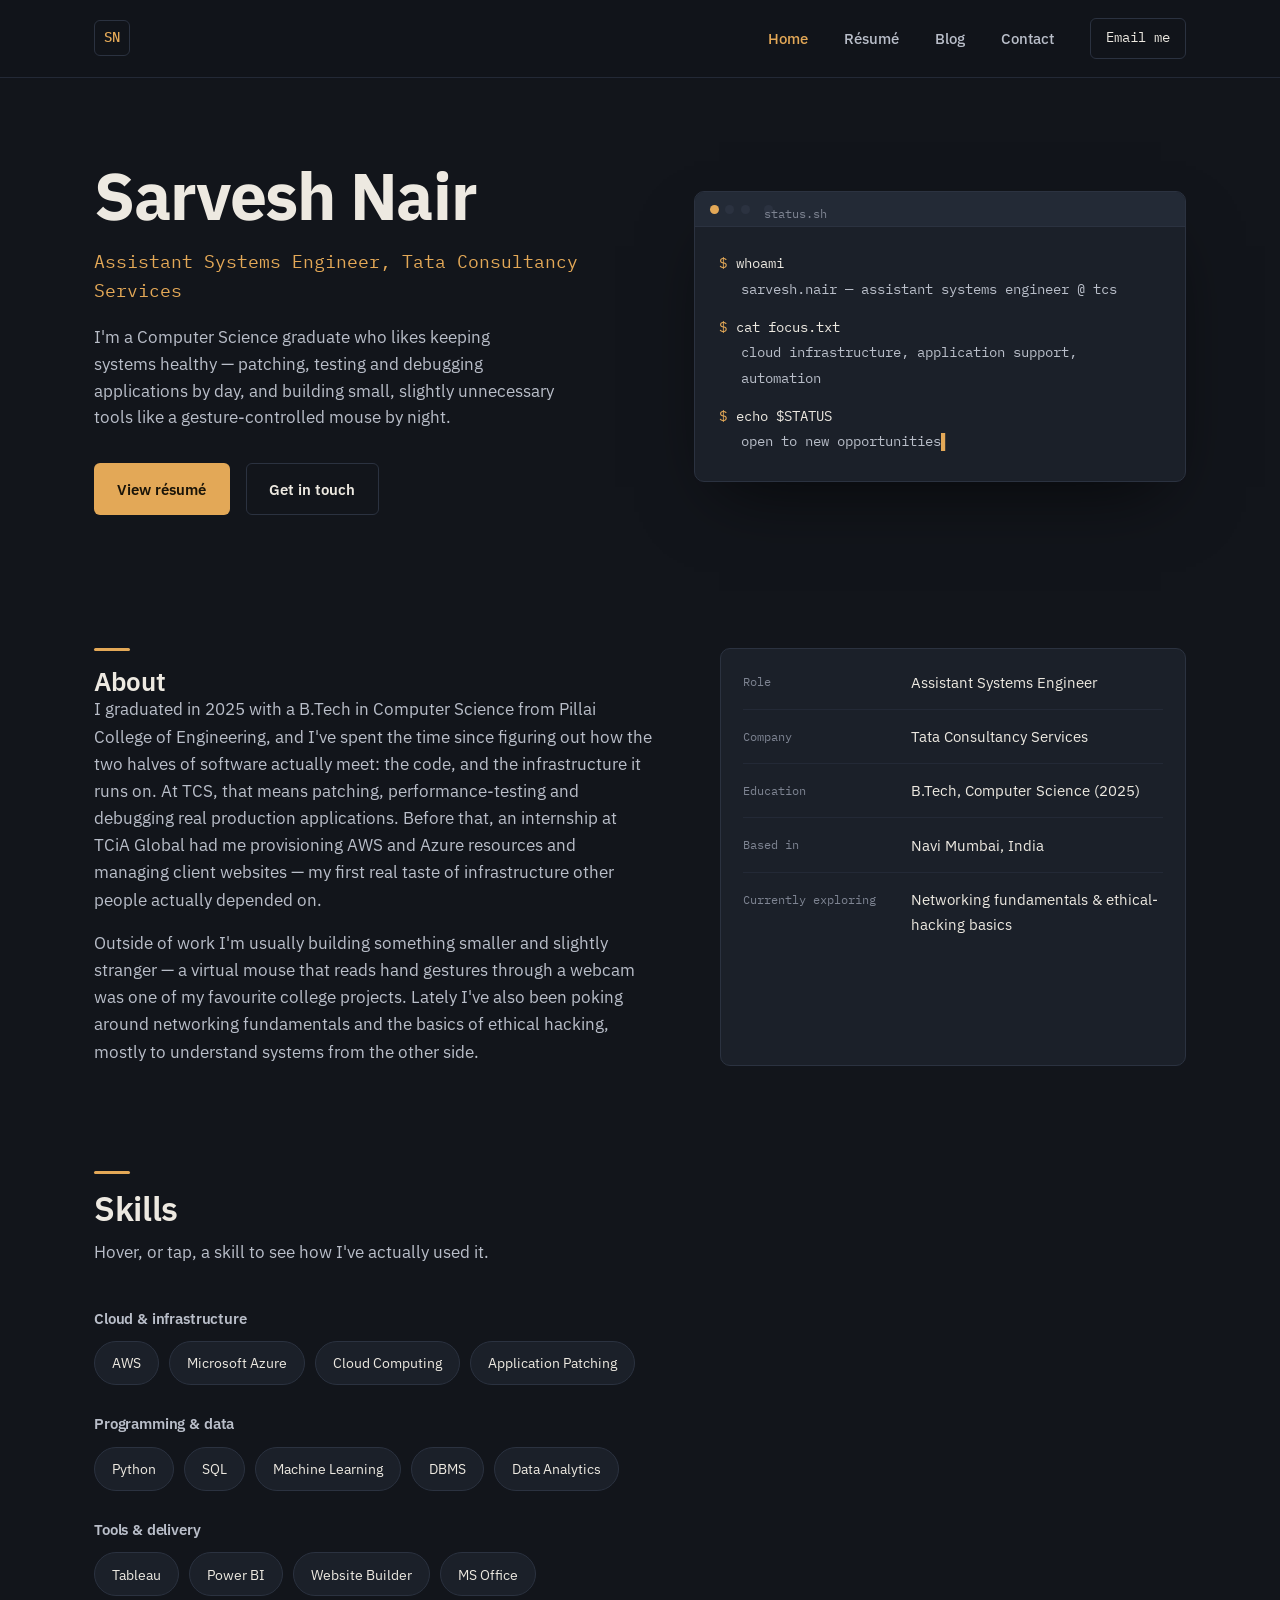
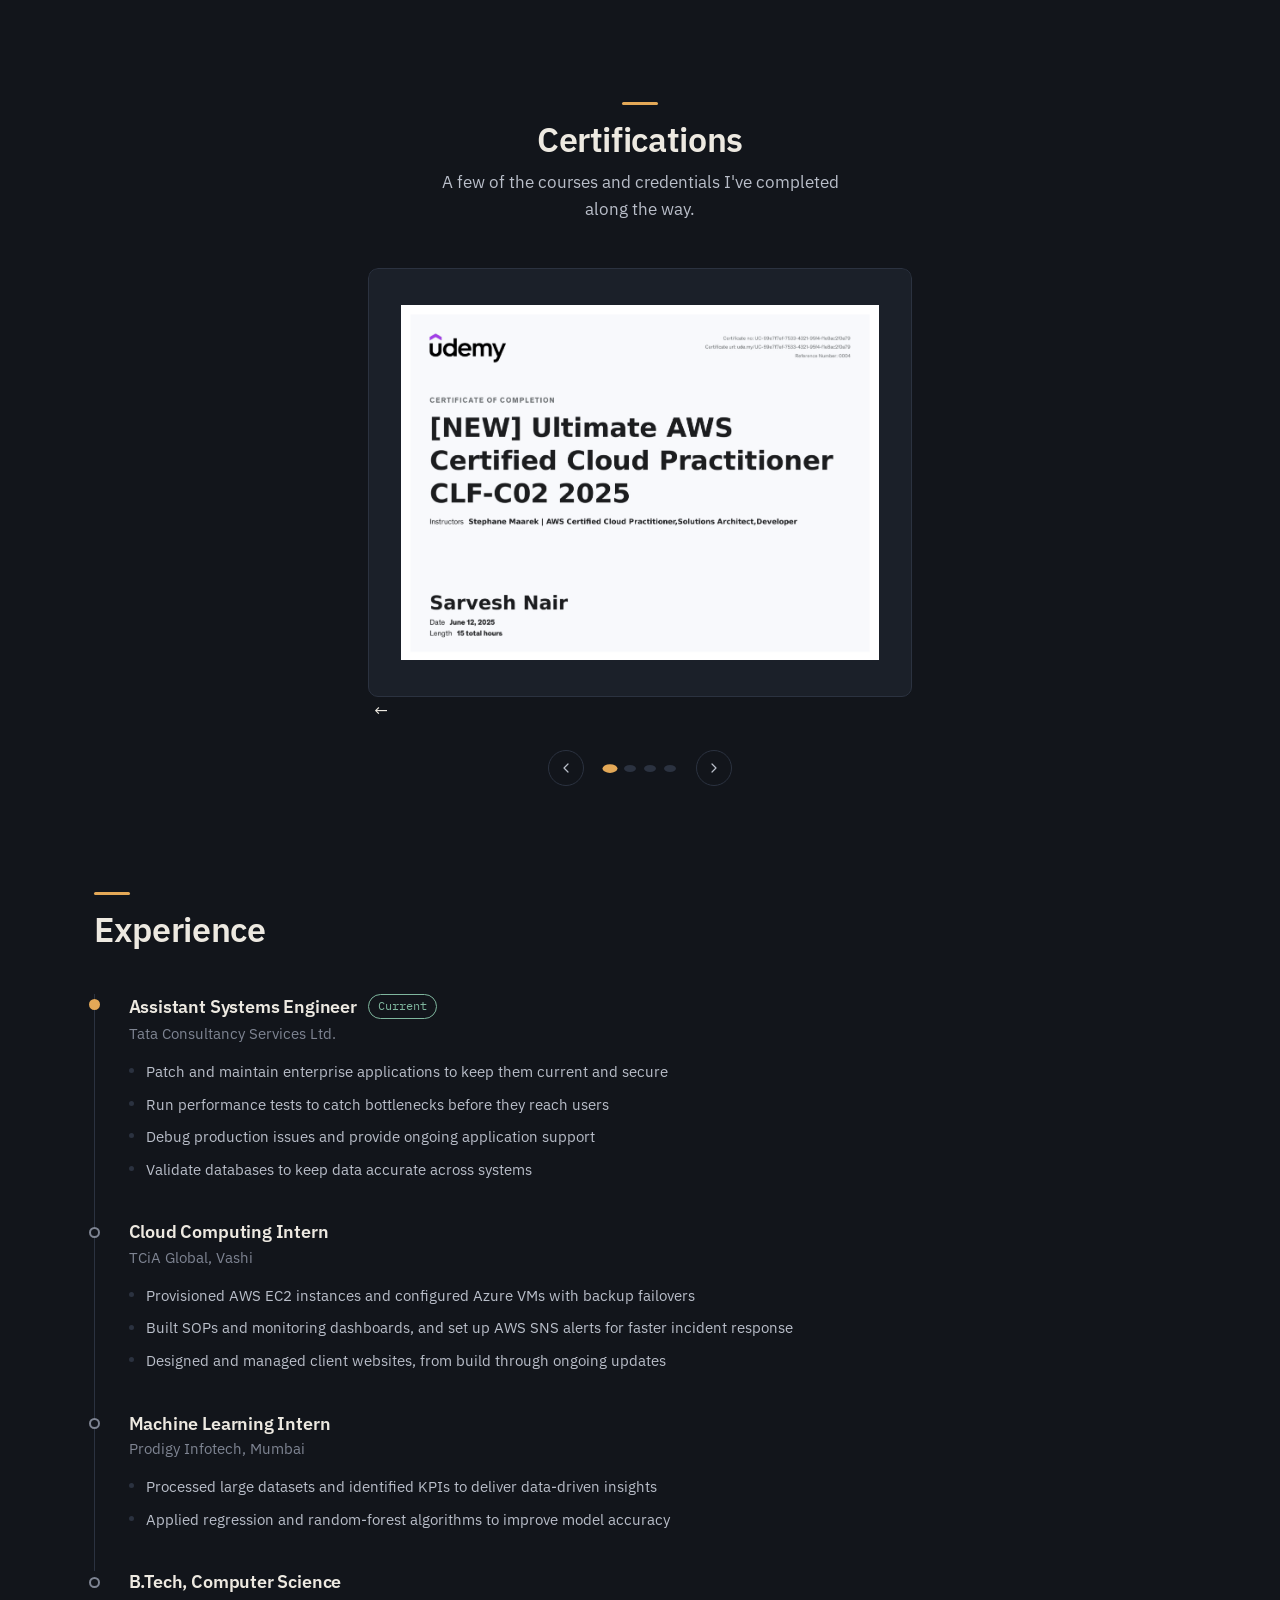
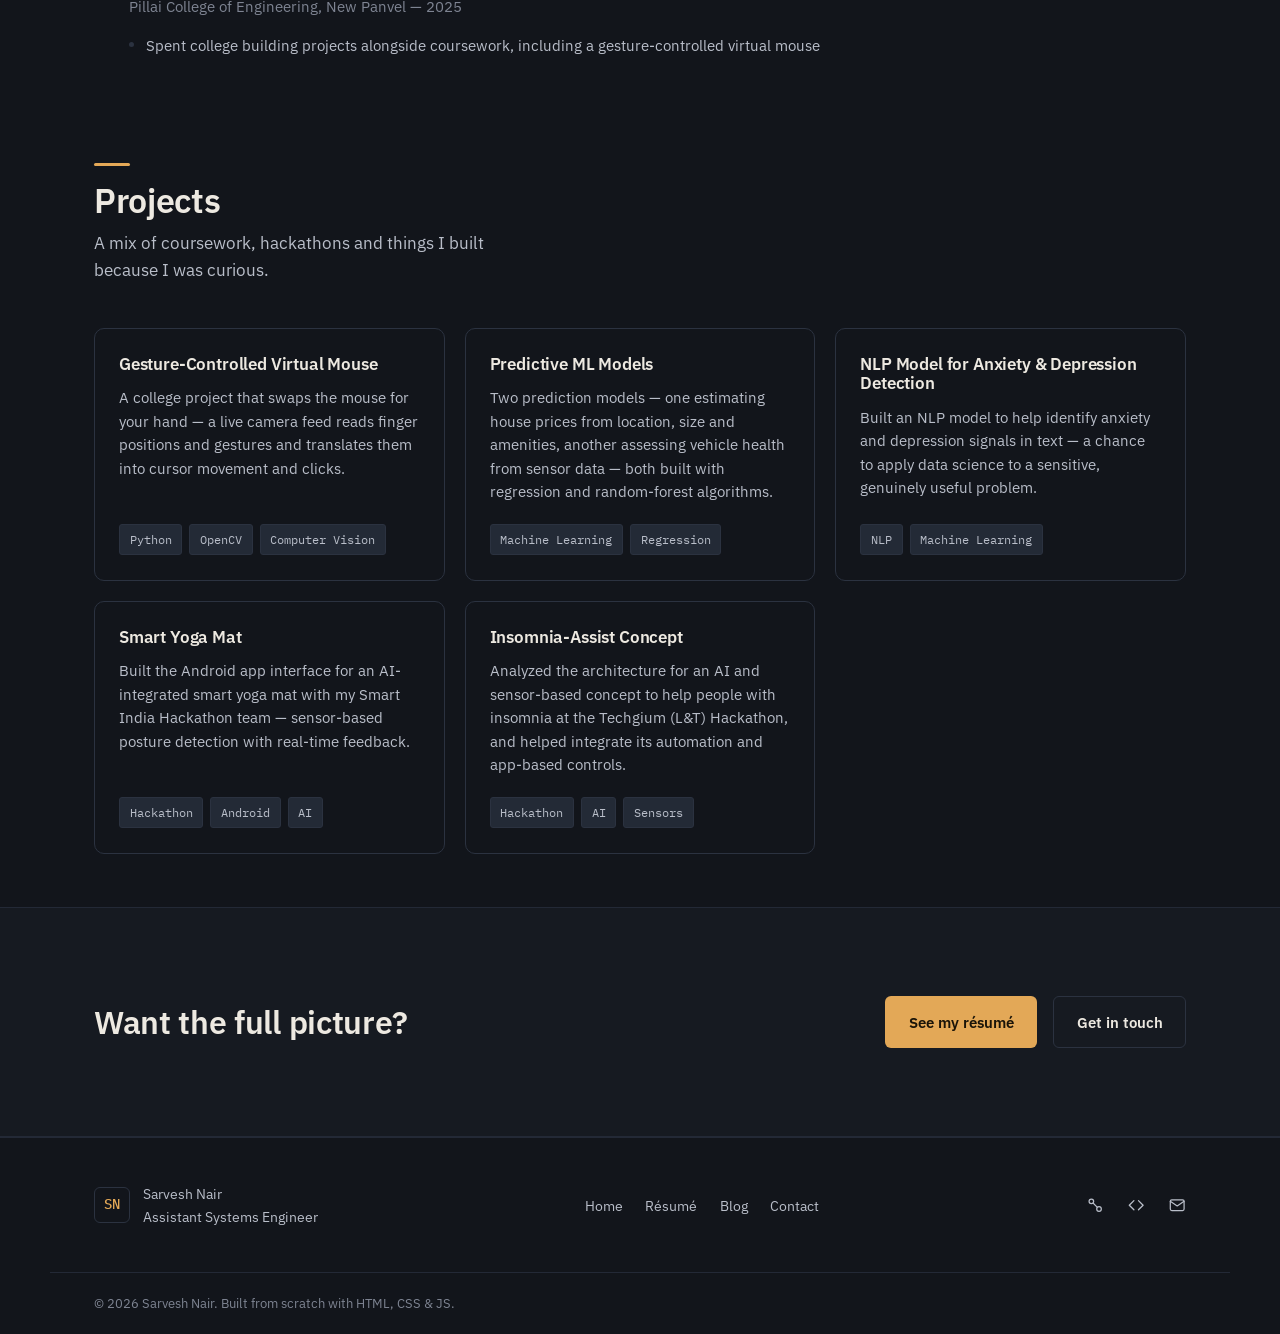
<file: index.html>
<!DOCTYPE html>
<html lang="en">
<head>
<meta charset="UTF-8">
<meta name="viewport" content="width=device-width, initial-scale=1">
<title>Sarvesh Nair — Assistant Systems Engineer</title>
<meta name="description" content="Portfolio of Sarvesh Nair — Assistant Systems Engineer at TCS and B.Tech Computer Science graduate, working across cloud infrastructure, application support and automation.">
<link rel="icon" type="image/svg+xml" href="assets/favicon.svg">
<link rel="icon" type="image/png" href="assets/favicon.png">
<link rel="preconnect" href="https://fonts.googleapis.com">
<link rel="preconnect" href="https://fonts.gstatic.com" crossorigin>
<link href="https://fonts.googleapis.com/css2?family=IBM+Plex+Mono:wght@400;500;600&amp;family=IBM+Plex+Sans:wght@400;500;600;700&amp;display=swap" rel="stylesheet">
<link rel="stylesheet" href="css/style.css">
</head>
<body data-page="home">
<a class="skip-link" href="#main">Skip to content</a>

<header class="site-header">
  <div class="wrap header-inner">
    <a href="index.html" class="logo" aria-label="Sarvesh Nair — Home">
      <span class="logo-mark">SN</span>
    </a>
    <button class="nav-toggle" type="button" aria-expanded="false" aria-controls="primary-nav" aria-label="Toggle menu">
      <span class="nav-toggle-bar"></span>
      <span class="nav-toggle-bar"></span>
      <span class="nav-toggle-bar"></span>
    </button>
    <nav id="primary-nav" class="site-nav" aria-label="Primary">
      <a href="index.html" class="nav-link" data-page="home">Home</a>
      <a href="resume.html" class="nav-link" data-page="resume">Résumé</a>
      <a href="blog.html" class="nav-link" data-page="blog">Blog</a>
      <a href="contact.html" class="nav-link" data-page="contact">Contact</a>
      <a href="mailto:sarveshnair2003@gmail.com" class="nav-cta">Email me</a>
    </nav>
  </div>
</header>

<main id="main">

  <!-- Hero -->
  <section class="hero">
    <div class="wrap hero-grid">
      <div>
        <h1 class="hero-name">Sarvesh Nair</h1>
        <p class="hero-role">Assistant Systems Engineer, Tata Consultancy Services</p>
        <p class="hero-intro">I'm a Computer Science graduate who likes keeping systems healthy — patching, testing and debugging applications by day, and building small, slightly unnecessary tools like a gesture-controlled mouse by night.</p>
        <div class="hero-actions">
          <a href="resume.html" class="btn btn-primary">View résumé</a>
          <a href="contact.html" class="btn btn-outline">Get in touch</a>
        </div>
      </div>

      <div class="console" aria-label="Terminal-style summary">
        <div class="console-bar">
          <span></span><span></span><span></span>
          <span class="console-bar-label">status.sh</span>
        </div>
        <div class="console-body">
          <p class="console-line"><span class="console-prompt">$</span><span class="console-cmd console-type">whoami</span></p>
          <p class="console-out">sarvesh.nair — assistant systems engineer @ tcs</p>
          <p class="console-line"><span class="console-prompt">$</span><span class="console-cmd console-type">cat focus.txt</span></p>
          <p class="console-out">cloud infrastructure, application support, automation</p>
          <p class="console-line"><span class="console-prompt">$</span><span class="console-cmd console-type">echo $STATUS</span></p>
          <p class="console-out">open to new opportunities<span class="console-cursor">▌</span></p>
        </div>
      </div>
    </div>
  </section>

  <!-- About -->
  <section class="section section--tight" id="about">
    <div class="wrap">
      <div class="about-grid">
        <div class="about-copy">
          <div class="rule"></div>
          <h2>About</h2>
          <p>I graduated in 2025 with a B.Tech in Computer Science from Pillai College of Engineering, and I've spent the time since figuring out how the two halves of software actually meet: the code, and the infrastructure it runs on. At TCS, that means patching, performance-testing and debugging real production applications. Before that, an internship at TCiA Global had me provisioning AWS and Azure resources and managing client websites — my first real taste of infrastructure other people actually depended on.</p>
          <p>Outside of work I'm usually building something smaller and slightly stranger — a virtual mouse that reads hand gestures through a webcam was one of my favourite college projects. Lately I've also been poking around networking fundamentals and the basics of ethical hacking, mostly to understand systems from the other side.</p>
        </div>
        <dl class="whoami-panel">
          <div class="whoami-row"><dt>Role</dt><dd>Assistant Systems Engineer</dd></div>
          <div class="whoami-row"><dt>Company</dt><dd>Tata Consultancy Services</dd></div>
          <div class="whoami-row"><dt>Education</dt><dd>B.Tech, Computer Science (2025)</dd></div>
          <div class="whoami-row"><dt>Based in</dt><dd>Navi Mumbai, India</dd></div>
          <div class="whoami-row"><dt>Currently exploring</dt><dd>Networking fundamentals &amp; ethical-hacking basics</dd></div>
        </dl>
      </div>
    </div>
  </section>

  <!-- Skills -->
  <section class="section section--tight" id="skills">
    <div class="wrap">
      <div class="section-head">
        <div class="rule"></div>
        <h2>Skills</h2>
        <p>Hover, or tap, a skill to see how I've actually used it.</p>
      </div>

      <div class="skills-groups">
        <div class="skill-group">
          <h3>Cloud &amp; infrastructure</h3>
          <div class="skill-pills">
            <button type="button" class="skill-pill">AWS<span class="skill-tip" role="tooltip">Provisioned EC2 instances and set up SNS alerts during my cloud internship at TCiA Global.</span></button>
            <button type="button" class="skill-pill">Microsoft Azure<span class="skill-tip" role="tooltip">Managed virtual machines and configured backup failovers for client infrastructure.</span></button>
            <button type="button" class="skill-pill">Cloud Computing<span class="skill-tip" role="tooltip">Comfortable operating across AWS and Azure, from provisioning to cost and usage monitoring.</span></button>
            <button type="button" class="skill-pill">Application Patching<span class="skill-tip" role="tooltip">Part of my day-to-day at TCS — keeping production applications current and secure.</span></button>
          </div>
        </div>

        <div class="skill-group">
          <h3>Programming &amp; data</h3>
          <div class="skill-pills">
            <button type="button" class="skill-pill">Python<span class="skill-tip" role="tooltip">Built a gesture-controlled virtual mouse that reads hand movement from a live camera feed.</span></button>
            <button type="button" class="skill-pill">SQL<span class="skill-tip" role="tooltip">The tool I reach for daily to validate and debug data in my current role.</span></button>
            <button type="button" class="skill-pill">Machine Learning<span class="skill-tip" role="tooltip">From house-price prediction to an NLP model for spotting mental-health signals in text.</span></button>
            <button type="button" class="skill-pill">DBMS<span class="skill-tip" role="tooltip">Solid fundamentals in relational database design, from coursework through production validation.</span></button>
            <button type="button" class="skill-pill">Data Analytics<span class="skill-tip" role="tooltip">Turning raw datasets into the KPIs a team can actually act on.</span></button>
          </div>
        </div>

        <div class="skill-group">
          <h3>Tools &amp; delivery</h3>
          <div class="skill-pills">
            <button type="button" class="skill-pill">Tableau<span class="skill-tip" role="tooltip">One of the tools behind the monitoring dashboards I built during my internship.</span></button>
            <button type="button" class="skill-pill">Power BI<span class="skill-tip" role="tooltip">Paired with Tableau to turn cloud usage data into reports people actually read.</span></button>
            <button type="button" class="skill-pill">Website Builder<span class="skill-tip" role="tooltip">Designed and delivered a client website end to end — requirements through deployment.</span></button>
            <button type="button" class="skill-pill">MS Office<span class="skill-tip" role="tooltip">Docs, sheets and slides — the everyday toolkit behind every report I write.</span></button>
          </div>
        </div>
      </div>
    </div>
  </section>

  <!-- Certifications -->
<section class="section section--tight" id="certifications">
  <div class="wrap">
    <div class="section-head" style="margin-inline:auto; text-align:center;">
      <div class="rule" style="margin-inline:auto;"></div>
      <h2>Certifications</h2>
      <p style="margin-inline:auto;">A few of the courses and credentials I've completed along the way.</p>
    </div>

    <div class="carousel" data-carousel>

      <div class="carousel-viewport">

        <div class="carousel-track">
          <!-- Certificate cards will be added automatically by JavaScript -->
        </div>

        <div class="certificate-controls">
          <button id="prevCert" aria-label="Previous certificate">←</button>
          <div class="dots" id="certificateDots"></div>
        </div>

      </div>

      <div class="carousel-controls">

        <button class="carousel-btn"
                type="button"
                data-dir="prev"
                aria-label="Previous certification">

          <svg viewBox="0 0 24 24"
               fill="none"
               stroke="currentColor"
               stroke-width="1.8"
               stroke-linecap="round"
               stroke-linejoin="round">

            <path d="M15 6l-6 6 6 6"/>

          </svg>

        </button>

        <div class="carousel-dots"
             role="tablist"
             aria-label="Certification slides">
        </div>

        <button class="carousel-btn"
                type="button"
                data-dir="next"
                aria-label="Next certification">

          <svg viewBox="0 0 24 24"
               fill="none"
               stroke="currentColor"
               stroke-width="1.8"
               stroke-linecap="round"
               stroke-linejoin="round">

            <path d="M9 6l6 6-6 6"/>

          </svg>

        </button>

      </div>

    </div>
  </div>
</section>

  <!-- Experience -->
  <section class="section section--tight" id="experience">
    <div class="wrap">
      <div class="section-head">
        <div class="rule"></div>
        <h2>Experience</h2>
      </div>

      <ol class="timeline">
        <li class="timeline-item">
          <span class="timeline-dot is-current"></span>
          <div class="timeline-content">
            <div class="timeline-head">
              <h3>Assistant Systems Engineer</h3>
              <span class="timeline-tag">Current</span>
            </div>
            <p class="timeline-org">Tata Consultancy Services Ltd.</p>
            <ul class="timeline-list">
              <li>Patch and maintain enterprise applications to keep them current and secure</li>
              <li>Run performance tests to catch bottlenecks before they reach users</li>
              <li>Debug production issues and provide ongoing application support</li>
              <li>Validate databases to keep data accurate across systems</li>
            </ul>
          </div>
        </li>

        <li class="timeline-item">
          <span class="timeline-dot"></span>
          <div class="timeline-content">
            <div class="timeline-head"><h3>Cloud Computing Intern</h3></div>
            <p class="timeline-org">TCiA Global, Vashi</p>
            <ul class="timeline-list">
              <li>Provisioned AWS EC2 instances and configured Azure VMs with backup failovers</li>
              <li>Built SOPs and monitoring dashboards, and set up AWS SNS alerts for faster incident response</li>
              <li>Designed and managed client websites, from build through ongoing updates</li>
            </ul>
          </div>
        </li>

        <li class="timeline-item">
          <span class="timeline-dot"></span>
          <div class="timeline-content">
            <div class="timeline-head"><h3>Machine Learning Intern</h3></div>
            <p class="timeline-org">Prodigy Infotech, Mumbai</p>
            <ul class="timeline-list">
              <li>Processed large datasets and identified KPIs to deliver data-driven insights</li>
              <li>Applied regression and random-forest algorithms to improve model accuracy</li>
            </ul>
          </div>
        </li>

        <li class="timeline-item">
          <span class="timeline-dot"></span>
          <div class="timeline-content">
            <div class="timeline-head"><h3>B.Tech, Computer Science</h3></div>
            <p class="timeline-org">Pillai College of Engineering, New Panvel — 2025</p>
            <ul class="timeline-list">
              <li>Spent college building projects alongside coursework, including a gesture-controlled virtual mouse</li>
            </ul>
          </div>
        </li>
      </ol>
    </div>
  </section>

  <!-- Projects -->
  <section class="section section--tight" id="projects">
    <div class="wrap">
      <div class="section-head">
        <div class="rule"></div>
        <h2>Projects</h2>
        <p>A mix of coursework, hackathons and things I built because I was curious.</p>
      </div>

      <div class="project-grid">
        <article class="project-card">
          <h3>Gesture-Controlled Virtual Mouse</h3>
          <p>A college project that swaps the mouse for your hand — a live camera feed reads finger positions and gestures and translates them into cursor movement and clicks.</p>
          <div class="project-tags"><span class="tag">Python</span><span class="tag">OpenCV</span><span class="tag">Computer Vision</span></div>
        </article>

        <article class="project-card">
          <h3>Predictive ML Models</h3>
          <p>Two prediction models — one estimating house prices from location, size and amenities, another assessing vehicle health from sensor data — both built with regression and random-forest algorithms.</p>
          <div class="project-tags"><span class="tag">Machine Learning</span><span class="tag">Regression</span></div>
        </article>

        <article class="project-card">
          <h3>NLP Model for Anxiety &amp; Depression Detection</h3>
          <p>Built an NLP model to help identify anxiety and depression signals in text — a chance to apply data science to a sensitive, genuinely useful problem.</p>
          <div class="project-tags"><span class="tag">NLP</span><span class="tag">Machine Learning</span></div>
        </article>

        <article class="project-card">
          <h3>Smart Yoga Mat</h3>
          <p>Built the Android app interface for an AI-integrated smart yoga mat with my Smart India Hackathon team — sensor-based posture detection with real-time feedback.</p>
          <div class="project-tags"><span class="tag">Hackathon</span><span class="tag">Android</span><span class="tag">AI</span></div>
        </article>

        <article class="project-card">
          <h3>Insomnia-Assist Concept</h3>
          <p>Analyzed the architecture for an AI and sensor-based concept to help people with insomnia at the Techgium (L&amp;T) Hackathon, and helped integrate its automation and app-based controls.</p>
          <div class="project-tags"><span class="tag">Hackathon</span><span class="tag">AI</span><span class="tag">Sensors</span></div>
        </article>
      </div>
    </div>
  </section>

  <!-- Closing -->
  <section class="closing">
    <div class="wrap closing-inner">
      <h2>Want the full picture?</h2>
      <div class="closing-actions">
        <a href="resume.html" class="btn btn-primary">See my résumé</a>
        <a href="contact.html" class="btn btn-outline">Get in touch</a>
      </div>
    </div>
  </section>

</main>

<footer class="site-footer">
  <div class="wrap footer-inner">
    <div class="footer-brand">
      <span class="logo-mark">SN</span>
      <p>Sarvesh Nair<br>Assistant Systems Engineer</p>
    </div>
    <nav class="footer-links" aria-label="Footer">
      <a href="index.html">Home</a>
      <a href="resume.html">Résumé</a>
      <a href="blog.html">Blog</a>
      <a href="contact.html">Contact</a>
    </nav>
    <div class="footer-social">
      <a href="https://www.linkedin.com/in/sarvesh-nair-679a81236" target="_blank" rel="noopener noreferrer" aria-label="LinkedIn">
        <svg viewBox="0 0 24 24" fill="none" stroke="currentColor" stroke-width="1.6" stroke-linecap="round" stroke-linejoin="round"><circle cx="7" cy="7" r="3"/><circle cx="17" cy="17" r="3"/><path d="M9.5 9.5l5 5"/></svg>
      </a>
      <a href="https://github.com/Sarveshnair22" target="_blank" rel="noopener noreferrer" aria-label="GitHub">
        <svg viewBox="0 0 24 24" fill="none" stroke="currentColor" stroke-width="1.7" stroke-linecap="round" stroke-linejoin="round"><path d="M9 6 3 12l6 6M15 6l6 6-6 6"/></svg>
      </a>
      <a href="mailto:sarveshnair2003@gmail.com" aria-label="Email">
        <svg viewBox="0 0 24 24" fill="none" stroke="currentColor" stroke-width="1.6" stroke-linecap="round" stroke-linejoin="round"><rect x="3" y="5" width="18" height="14" rx="2"/><path d="M3 7l9 6 9-6"/></svg>
      </a>
    </div>
  </div>
  <div class="wrap footer-bottom">
    <p>© <span id="year"></span> Sarvesh Nair. Built from scratch with HTML, CSS &amp; JS.</p>
  </div>
</footer>

<script src="js/script.js"></script>
</body>
</html>
</file>
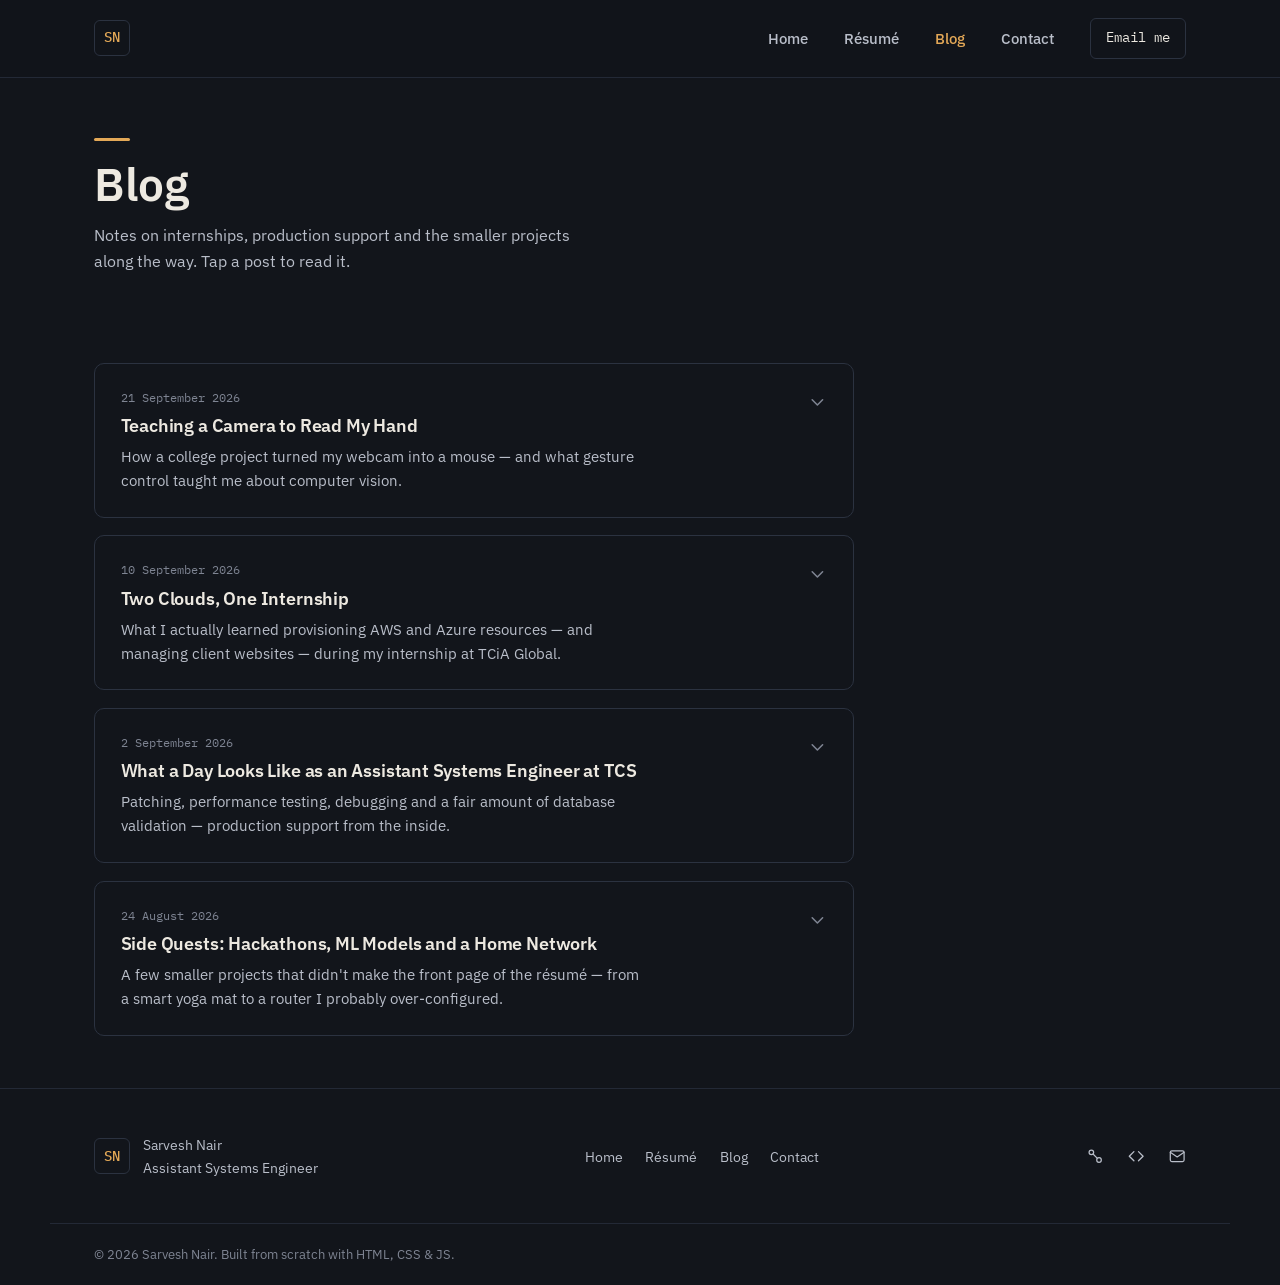
<file: blog.html>
<!DOCTYPE html>
<html lang="en">
<head>
<meta charset="UTF-8">
<meta name="viewport" content="width=device-width, initial-scale=1">
<title>Blog — Sarvesh Nair</title>
<meta name="description" content="Notes on cloud internships, production support at TCS, and side projects — from Sarvesh Nair.">
<link rel="icon" type="image/svg+xml" href="assets/favicon.svg">
<link rel="icon" type="image/png" href="assets/favicon.png">
<link rel="preconnect" href="https://fonts.googleapis.com">
<link rel="preconnect" href="https://fonts.gstatic.com" crossorigin>
<link href="https://fonts.googleapis.com/css2?family=IBM+Plex+Mono:wght@400;500;600&amp;family=IBM+Plex+Sans:wght@400;500;600;700&amp;display=swap" rel="stylesheet">
<link rel="stylesheet" href="css/style.css">
</head>
<body data-page="blog">
<a class="skip-link" href="#main">Skip to content</a>

<header class="site-header">
  <div class="wrap header-inner">
    <a href="index.html" class="logo" aria-label="Sarvesh Nair — Home">
      <span class="logo-mark">SN</span>
    </a>
    <button class="nav-toggle" type="button" aria-expanded="false" aria-controls="primary-nav" aria-label="Toggle menu">
      <span class="nav-toggle-bar"></span>
      <span class="nav-toggle-bar"></span>
      <span class="nav-toggle-bar"></span>
    </button>
    <nav id="primary-nav" class="site-nav" aria-label="Primary">
      <a href="index.html" class="nav-link" data-page="home">Home</a>
      <a href="resume.html" class="nav-link" data-page="resume">Résumé</a>
      <a href="blog.html" class="nav-link" data-page="blog">Blog</a>
      <a href="contact.html" class="nav-link" data-page="contact">Contact</a>
      <a href="mailto:sarveshnair2003@gmail.com" class="nav-cta">Email me</a>
    </nav>
  </div>
</header>

<main id="main">
  <div class="wrap page-head">
    <div class="rule"></div>
    <h1>Blog</h1>
    <p>Notes on internships, production support and the smaller projects along the way. Tap a post to read it.</p>
  </div>

  <div class="wrap section section--tight">
    <div class="blog-list">

      <article class="blog-post">
        <button class="blog-toggle" type="button" aria-expanded="false" aria-controls="post-1">
          <span class="blog-toggle-text">
            <span class="blog-meta">21 September 2026</span>
            <h2>Teaching a Camera to Read My Hand</h2>
            <p class="blog-excerpt">How a college project turned my webcam into a mouse — and what gesture control taught me about computer vision.</p>
          </span>
          <svg class="blog-chevron" viewBox="0 0 24 24" fill="none" stroke="currentColor" stroke-width="1.8" stroke-linecap="round" stroke-linejoin="round"><path d="M6 9l6 6 6-6"/></svg>
        </button>
        <div class="blog-body" id="post-1" hidden>
          <div class="blog-body-inner">
            <p>One of my favourite projects from college didn't start as anything ambitious. I just wanted to see if I could move my cursor around without touching anything — hold up a hand, point a finger, watch the pointer follow. It turned into a full virtual mouse built in Python, using a live camera feed to track hand position and gestures and translate them into cursor movement and clicks.</p>
            <p>The interesting part wasn't the cursor moving — that's almost the easy bit. It was everything around it: getting consistent hand detection under different lighting, deciding which gesture should count as a "click" without it triggering by accident every time you moved your hand, and smoothing the motion so the cursor didn't jitter every time your hand shook slightly. A lot of what looks like "AI magic" from the outside turns out to be careful, unglamorous tuning once you're actually building it.</p>
            <p>It's still one of the projects I bring up first when people ask what I've built, mostly because it's the one where you can actually see the result — wave your hand, and something on the screen listens.</p>
          </div>
        </div>
      </article>

      <article class="blog-post">
        <button class="blog-toggle" type="button" aria-expanded="false" aria-controls="post-2">
          <span class="blog-toggle-text">
            <span class="blog-meta">10 September 2026</span>
            <h2>Two Clouds, One Internship</h2>
            <p class="blog-excerpt">What I actually learned provisioning AWS and Azure resources — and managing client websites — during my internship at TCiA Global.</p>
          </span>
          <svg class="blog-chevron" viewBox="0 0 24 24" fill="none" stroke="currentColor" stroke-width="1.8" stroke-linecap="round" stroke-linejoin="round"><path d="M6 9l6 6 6-6"/></svg>
        </button>
        <div class="blog-body" id="post-2" hidden>
          <div class="blog-body-inner">
            <p>Before my internship at TCiA Global, cloud computing was mostly theory to me — diagrams of regions and availability zones, and a vague sense that "the cloud" meant someone else's server. That changed fast once I was actually provisioning EC2 instances on AWS and virtual machines on Azure for real client workloads.</p>
            <p>Working across both platforms side by side was, in hindsight, one of the more useful parts of the internship. You start noticing how differently AWS and Azure name the same idea, and how much of "cloud skills" is really about reading documentation quickly and not being afraid to break something in a test environment. I spent a good chunk of my time on the less glamorous work too — configuring backup failovers, setting up AWS SNS alerts, and writing SOPs and monitoring dashboards so reports didn't depend on someone remembering to check a console every morning.</p>
            <p>I also ended up managing client websites, which wasn't originally what I expected from a "cloud computing" internship — but updating layouts and content for actual clients taught me just as much about working with requirements and deadlines as any AWS console did.</p>
          </div>
        </div>
      </article>

      <article class="blog-post">
        <button class="blog-toggle" type="button" aria-expanded="false" aria-controls="post-3">
          <span class="blog-toggle-text">
            <span class="blog-meta">2 September 2026</span>
            <h2>What a Day Looks Like as an Assistant Systems Engineer at TCS</h2>
            <p class="blog-excerpt">Patching, performance testing, debugging and a fair amount of database validation — production support from the inside.</p>
          </span>
          <svg class="blog-chevron" viewBox="0 0 24 24" fill="none" stroke="currentColor" stroke-width="1.8" stroke-linecap="round" stroke-linejoin="round"><path d="M6 9l6 6 6-6"/></svg>
        </button>
        <div class="blog-body" id="post-3" hidden>
          <div class="blog-body-inner">
            <p>"Systems Engineer" can sound abstract until you're actually doing the job. In practice, my day-to-day at TCS is a mix of a few concrete things: patching applications to keep them current and secure, running performance tests to catch problems before users do, debugging issues that show up in production, and validating databases to make sure the data behind everything is actually correct.</p>
            <p>None of that is particularly dramatic on its own, but it adds up to something I've come to appreciate: most of what keeps an application reliable happens quietly, before anything breaks. A patch applied on schedule is a problem that never becomes an incident. A performance test that catches a slow query is an outage that never happens. It's a different kind of satisfaction than shipping a flashy new feature, but it's satisfying all the same.</p>
            <p>It's also taught me to read systems, not just write code — to look at an issue and figure out where in the stack it's actually coming from, rather than assuming the first plausible explanation is the right one.</p>
          </div>
        </div>
      </article>

      <article class="blog-post">
        <button class="blog-toggle" type="button" aria-expanded="false" aria-controls="post-4">
          <span class="blog-toggle-text">
            <span class="blog-meta">24 August 2026</span>
            <h2>Side Quests: Hackathons, ML Models and a Home Network</h2>
            <p class="blog-excerpt">A few smaller projects that didn't make the front page of the résumé — from a smart yoga mat to a router I probably over-configured.</p>
          </span>
          <svg class="blog-chevron" viewBox="0 0 24 24" fill="none" stroke="currentColor" stroke-width="1.8" stroke-linecap="round" stroke-linejoin="round"><path d="M6 9l6 6 6-6"/></svg>
        </button>
        <div class="blog-body" id="post-4" hidden>
          <div class="blog-body-inner">
            <p>Not everything worth building ends up as a headline project. Alongside the internships and coursework, a handful of smaller things stuck with me. At the Smart India Hackathon, my team built an AI-integrated smart yoga mat, and I worked on the Android app interface — posture detection and real-time feedback, built under the usual hackathon deadline pressure. At Techgium, the L&amp;T-hosted hackathon, I helped analyze the architecture for an AI and sensor-based concept to help people with insomnia, and worked on the automation and app-based controls around it.</p>
            <p>I also spent some weekends on a couple of machine learning models just to practice the full pipeline end to end — one predicting house prices from location, size and amenities, another assessing vehicle health from sensor data, both using regression and random forest. And on a more domestic note, I reconfigured my home network router to enable shared network storage, which sounds simple until you're the one troubleshooting why a device suddenly can't see the shared drive anymore.</p>
            <p>That last one nudged me toward something I've been slowly picking up since: the basics of networking, and a bit of ethical hacking on the side — mostly out of curiosity about what systems look like from the other side of the fence. Not a specialty yet, but the kind of curiosity that tends to turn into a skill if you keep pulling the thread.</p>
          </div>
        </div>
      </article>

    </div>
  </div>
</main>

<footer class="site-footer">
  <div class="wrap footer-inner">
    <div class="footer-brand">
      <span class="logo-mark">SN</span>
      <p>Sarvesh Nair<br>Assistant Systems Engineer</p>
    </div>
    <nav class="footer-links" aria-label="Footer">
      <a href="index.html">Home</a>
      <a href="resume.html">Résumé</a>
      <a href="blog.html">Blog</a>
      <a href="contact.html">Contact</a>
    </nav>
    <div class="footer-social">
      <a href="https://www.linkedin.com/in/sarvesh-nair-679a81236" target="_blank" rel="noopener noreferrer" aria-label="LinkedIn">
        <svg viewBox="0 0 24 24" fill="none" stroke="currentColor" stroke-width="1.6" stroke-linecap="round" stroke-linejoin="round"><circle cx="7" cy="7" r="3"/><circle cx="17" cy="17" r="3"/><path d="M9.5 9.5l5 5"/></svg>
      </a>
      <a href="https://github.com/Sarveshnair22" target="_blank" rel="noopener noreferrer" aria-label="GitHub">
        <svg viewBox="0 0 24 24" fill="none" stroke="currentColor" stroke-width="1.7" stroke-linecap="round" stroke-linejoin="round"><path d="M9 6 3 12l6 6M15 6l6 6-6 6"/></svg>
      </a>
      <a href="mailto:sarveshnair2003@gmail.com" aria-label="Email">
        <svg viewBox="0 0 24 24" fill="none" stroke="currentColor" stroke-width="1.6" stroke-linecap="round" stroke-linejoin="round"><rect x="3" y="5" width="18" height="14" rx="2"/><path d="M3 7l9 6 9-6"/></svg>
      </a>
    </div>
  </div>
  <div class="wrap footer-bottom">
    <p>© <span id="year"></span> Sarvesh Nair. Built from scratch with HTML, CSS &amp; JS.</p>
  </div>
</footer>

<script src="js/script.js"></script>
</body>
</html>
</file>
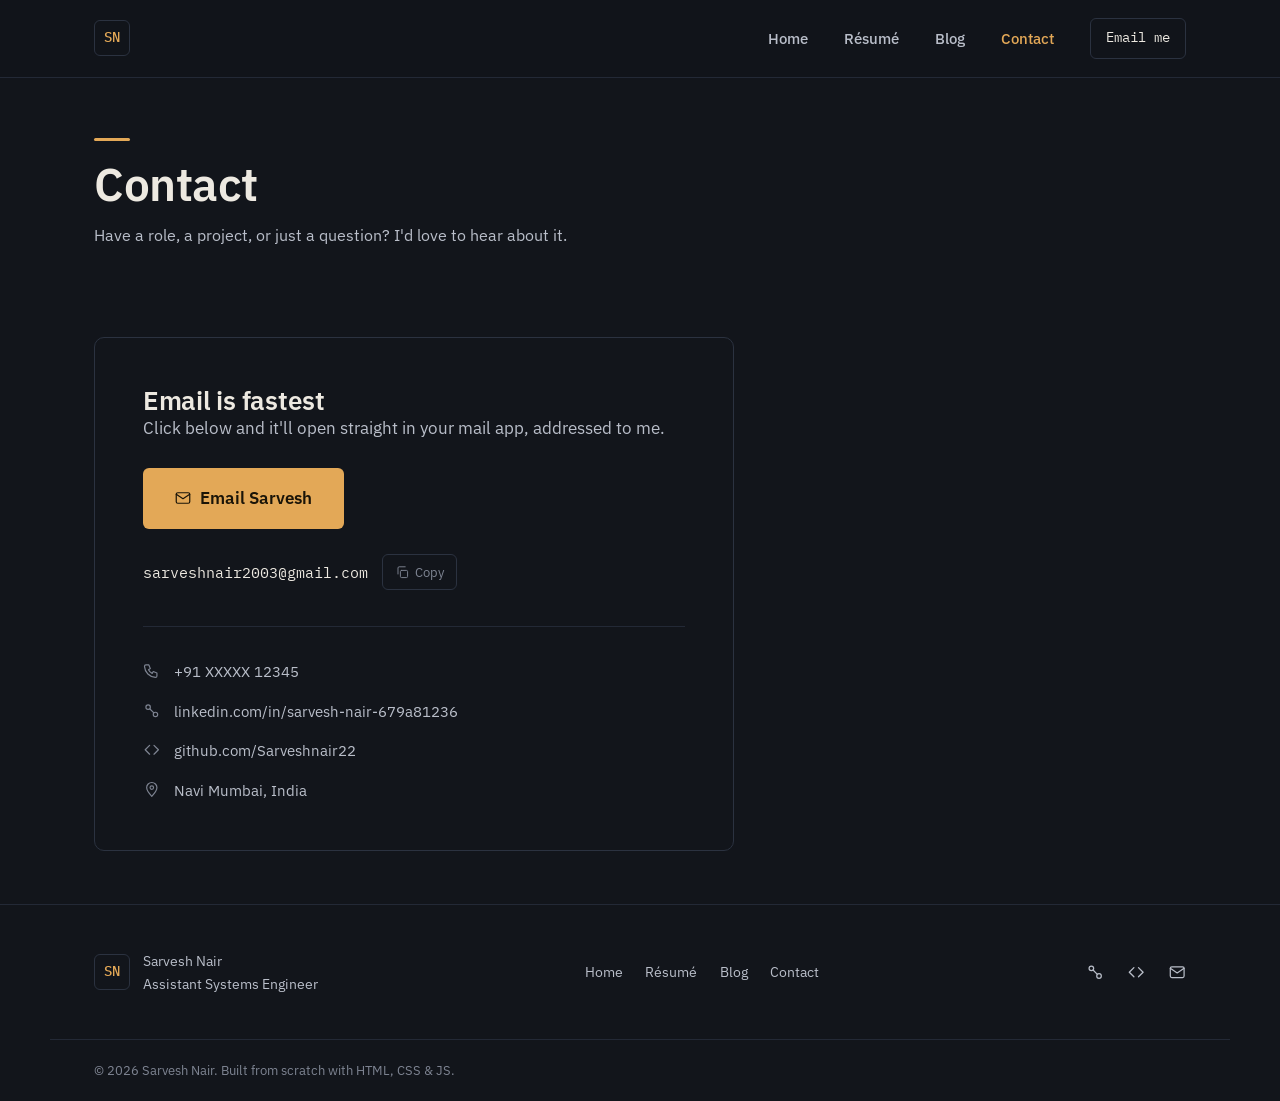
<file: contact.html>
<!DOCTYPE html>
<html lang="en">
<head>
<meta charset="UTF-8">
<meta name="viewport" content="width=device-width, initial-scale=1">
<title>Contact — Sarvesh Nair</title>
<meta name="description" content="Get in touch with Sarvesh Nair — email, phone, LinkedIn and GitHub.">
<link rel="icon" type="image/svg+xml" href="assets/favicon.svg">
<link rel="icon" type="image/png" href="assets/favicon.png">
<link rel="preconnect" href="https://fonts.googleapis.com">
<link rel="preconnect" href="https://fonts.gstatic.com" crossorigin>
<link href="https://fonts.googleapis.com/css2?family=IBM+Plex+Mono:wght@400;500;600&amp;family=IBM+Plex+Sans:wght@400;500;600;700&amp;display=swap" rel="stylesheet">
<link rel="stylesheet" href="css/style.css">
</head>
<body data-page="contact">
<a class="skip-link" href="#main">Skip to content</a>

<header class="site-header">
  <div class="wrap header-inner">
    <a href="index.html" class="logo" aria-label="Sarvesh Nair — Home">
      <span class="logo-mark">SN</span>
    </a>
    <button class="nav-toggle" type="button" aria-expanded="false" aria-controls="primary-nav" aria-label="Toggle menu">
      <span class="nav-toggle-bar"></span>
      <span class="nav-toggle-bar"></span>
      <span class="nav-toggle-bar"></span>
    </button>
    <nav id="primary-nav" class="site-nav" aria-label="Primary">
      <a href="index.html" class="nav-link" data-page="home">Home</a>
      <a href="resume.html" class="nav-link" data-page="resume">Résumé</a>
      <a href="blog.html" class="nav-link" data-page="blog">Blog</a>
      <a href="contact.html" class="nav-link" data-page="contact">Contact</a>
      <a href="mailto:sarveshnair2003@gmail.com" class="nav-cta">Email me</a>
    </nav>
  </div>
</header>

<main id="main">
  <div class="wrap page-head">
    <div class="rule"></div>
    <h1>Contact</h1>
    <p>Have a role, a project, or just a question? I'd love to hear about it.</p>
  </div>

  <div class="wrap section section--tight">
    <div class="contact-card">
      <h2>Email is fastest</h2>
      <p>Click below and it'll open straight in your mail app, addressed to me.</p>

      <div class="contact-email-row">
        <a class="btn btn-primary btn-lg" href="mailto:sarveshnair2003@gmail.com?subject=Hello%20Sarvesh">
          <svg width="18" height="18" viewBox="0 0 24 24" fill="none" stroke="currentColor" stroke-width="1.6" stroke-linecap="round" stroke-linejoin="round"><rect x="3" y="5" width="18" height="14" rx="2"/><path d="M3 7l9 6 9-6"/></svg>
          Email Sarvesh
        </a>
      </div>
      <div class="contact-email-row">
        <span class="contact-email-text">sarveshnair2003@gmail.com</span>
        <button type="button" class="copy-btn" data-copy-email="sarveshnair2003@gmail.com">
          <svg viewBox="0 0 24 24" fill="none" stroke="currentColor" stroke-width="1.6" stroke-linecap="round" stroke-linejoin="round"><rect x="9" y="9" width="12" height="12" rx="2"/><path d="M5 15V5a2 2 0 0 1 2-2h10"/></svg>
          <span data-copy-label>Copy</span>
        </button>
      </div>

      <div class="contact-secondary">
        <div class="contact-secondary-row">
          <svg viewBox="0 0 24 24" fill="none" stroke="currentColor" stroke-width="1.6" stroke-linecap="round" stroke-linejoin="round"><path d="M4 4h4l2 5-2.5 1.5a11 11 0 0 0 5 5L14 13l5 2v4a2 2 0 0 1-2 2A16 16 0 0 1 2 6a2 2 0 0 1 2-2Z"/></svg>
          <a href="tel:+917506171031">+91 XXXXX 12345</a>
        </div>
        <div class="contact-secondary-row">
          <svg viewBox="0 0 24 24" fill="none" stroke="currentColor" stroke-width="1.6" stroke-linecap="round" stroke-linejoin="round"><circle cx="7" cy="7" r="3"/><circle cx="17" cy="17" r="3"/><path d="M9.5 9.5l5 5"/></svg>
          <a href="https://www.linkedin.com/in/sarvesh-nair-679a81236" target="_blank" rel="noopener noreferrer">linkedin.com/in/sarvesh-nair-679a81236</a>
        </div>
        <div class="contact-secondary-row">
          <svg viewBox="0 0 24 24" fill="none" stroke="currentColor" stroke-width="1.7" stroke-linecap="round" stroke-linejoin="round"><path d="M9 6 3 12l6 6M15 6l6 6-6 6"/></svg>
          <a href="https://github.com/Sarveshnair22" target="_blank" rel="noopener noreferrer">github.com/Sarveshnair22</a>
        </div>
        <div class="contact-secondary-row">
          <svg viewBox="0 0 24 24" fill="none" stroke="currentColor" stroke-width="1.6" stroke-linecap="round" stroke-linejoin="round"><path d="M12 21s7-7.5 7-12a7 7 0 1 0-14 0c0 4.5 7 12 7 12Z"/><circle cx="12" cy="9" r="2.4"/></svg>
          <span>Navi Mumbai, India</span>
        </div>
      </div>
    </div>
  </div>
</main>

<footer class="site-footer">
  <div class="wrap footer-inner">
    <div class="footer-brand">
      <span class="logo-mark">SN</span>
      <p>Sarvesh Nair<br>Assistant Systems Engineer</p>
    </div>
    <nav class="footer-links" aria-label="Footer">
      <a href="index.html">Home</a>
      <a href="resume.html">Résumé</a>
      <a href="blog.html">Blog</a>
      <a href="contact.html">Contact</a>
    </nav>
    <div class="footer-social">
      <a href="https://www.linkedin.com/in/sarvesh-nair-679a81236" target="_blank" rel="noopener noreferrer" aria-label="LinkedIn">
        <svg viewBox="0 0 24 24" fill="none" stroke="currentColor" stroke-width="1.6" stroke-linecap="round" stroke-linejoin="round"><circle cx="7" cy="7" r="3"/><circle cx="17" cy="17" r="3"/><path d="M9.5 9.5l5 5"/></svg>
      </a>
      <a href="https://github.com/Sarveshnair22" target="_blank" rel="noopener noreferrer" aria-label="GitHub">
        <svg viewBox="0 0 24 24" fill="none" stroke="currentColor" stroke-width="1.7" stroke-linecap="round" stroke-linejoin="round"><path d="M9 6 3 12l6 6M15 6l6 6-6 6"/></svg>
      </a>
      <a href="mailto:sarveshnair2003@gmail.com" aria-label="Email">
        <svg viewBox="0 0 24 24" fill="none" stroke="currentColor" stroke-width="1.6" stroke-linecap="round" stroke-linejoin="round"><rect x="3" y="5" width="18" height="14" rx="2"/><path d="M3 7l9 6 9-6"/></svg>
      </a>
    </div>
  </div>
  <div class="wrap footer-bottom">
    <p>© <span id="year"></span> Sarvesh Nair. Built from scratch with HTML, CSS &amp; JS.</p>
  </div>
</footer>

<script src="js/script.js"></script>
</body>
</html>
</file>
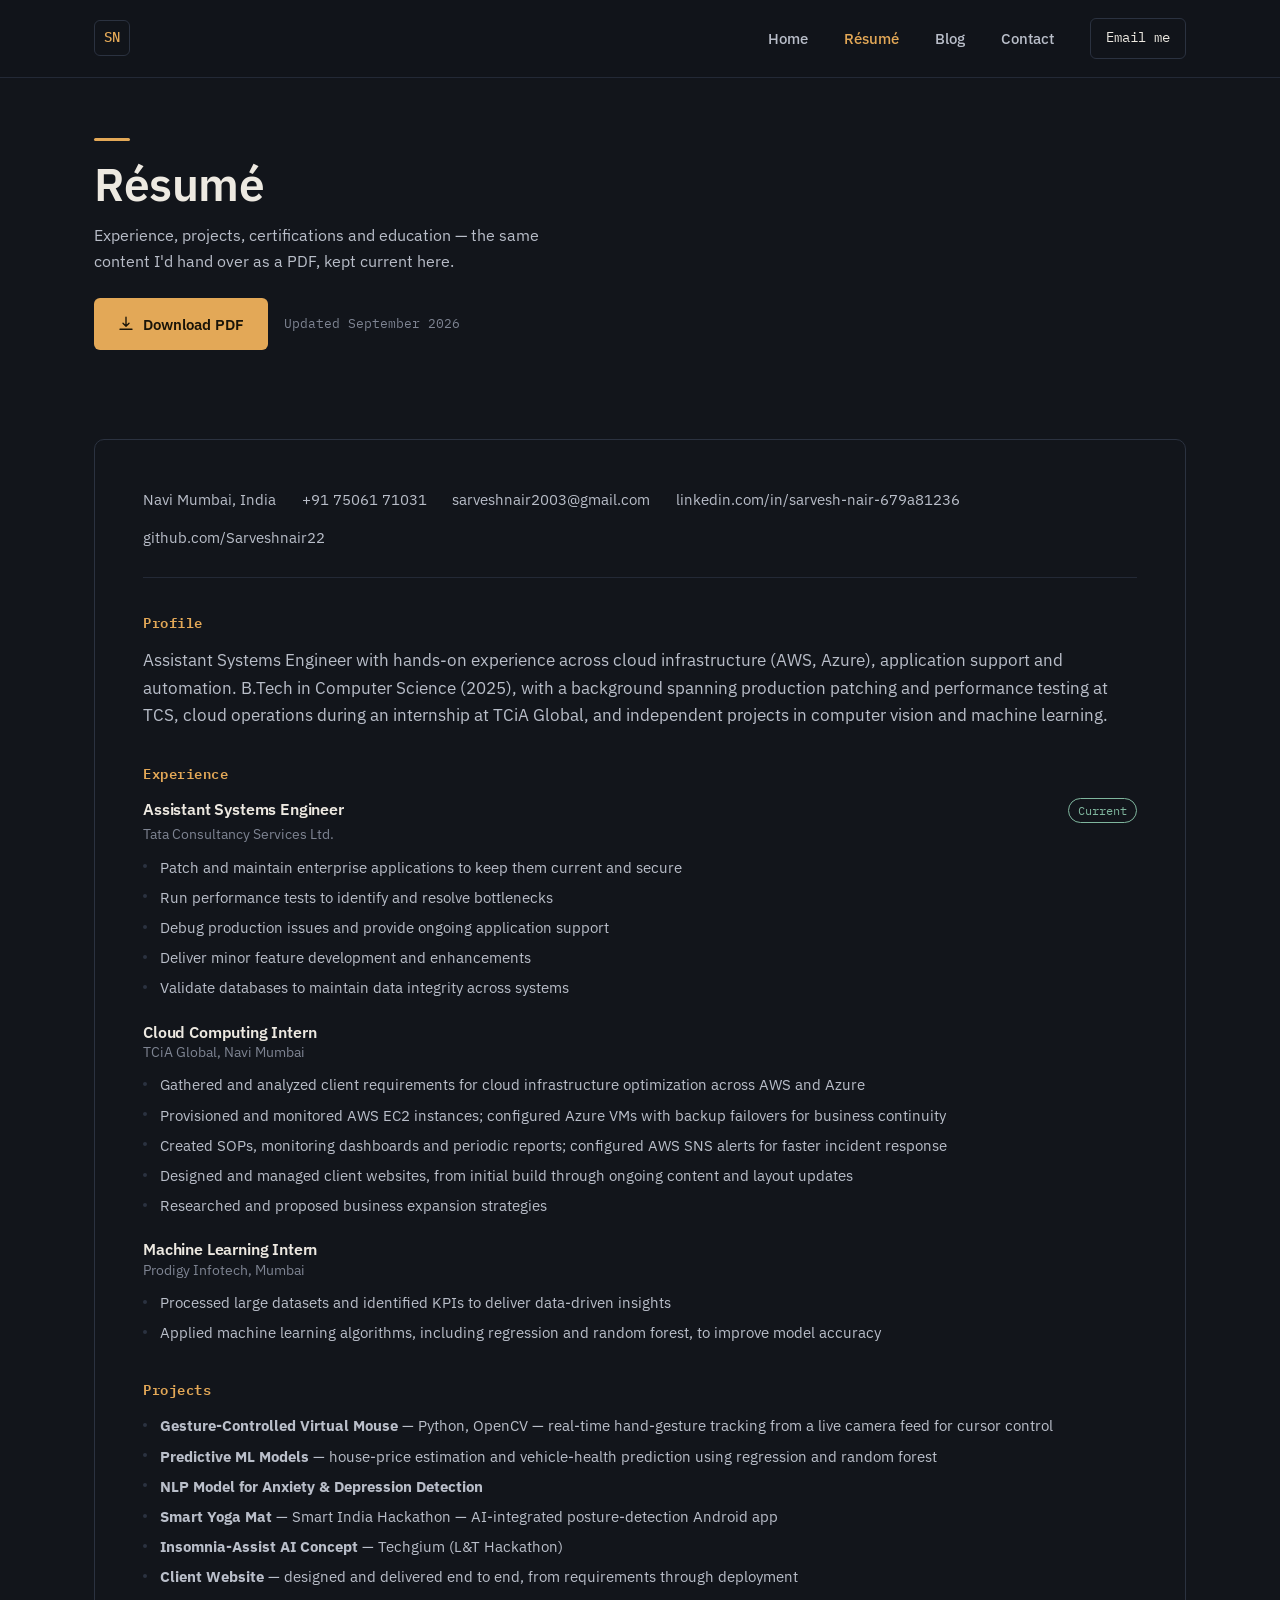
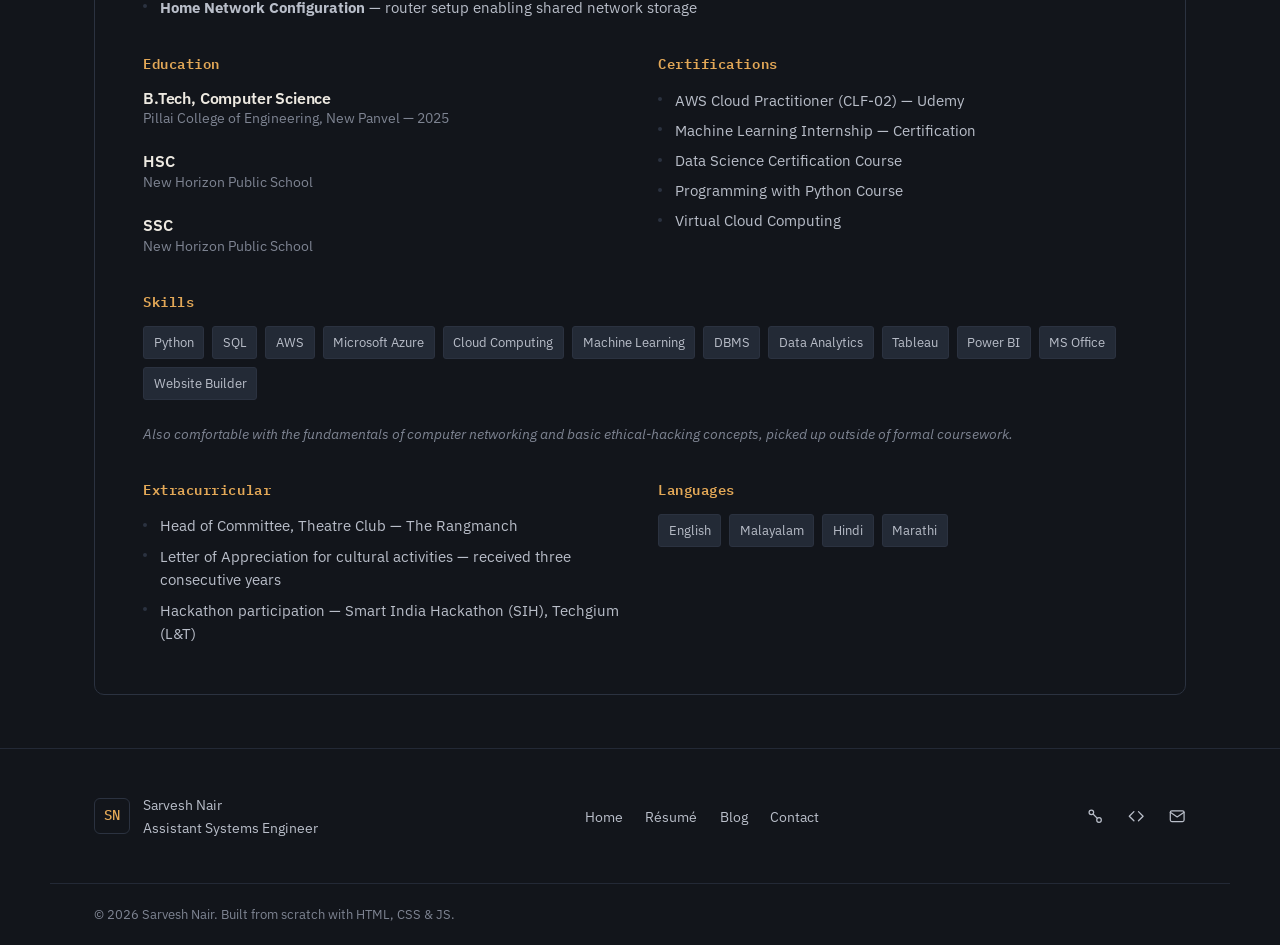
<file: resume.html>
<!DOCTYPE html>
<html lang="en">
<head>
<meta charset="UTF-8">
<meta name="viewport" content="width=device-width, initial-scale=1">
<title>Résumé — Sarvesh Nair</title>
<meta name="description" content="Résumé of Sarvesh Nair — Assistant Systems Engineer at TCS. Experience, projects, certifications and education.">
<link rel="icon" type="image/svg+xml" href="assets/favicon.svg">
<link rel="icon" type="image/png" href="assets/favicon.png">
<link rel="preconnect" href="https://fonts.googleapis.com">
<link rel="preconnect" href="https://fonts.gstatic.com" crossorigin>
<link href="https://fonts.googleapis.com/css2?family=IBM+Plex+Mono:wght@400;500;600&amp;family=IBM+Plex+Sans:wght@400;500;600;700&amp;display=swap" rel="stylesheet">
<link rel="stylesheet" href="css/style.css">
</head>
<body data-page="resume">
<a class="skip-link" href="#main">Skip to content</a>

<header class="site-header">
  <div class="wrap header-inner">
    <a href="index.html" class="logo" aria-label="Sarvesh Nair — Home">
      <span class="logo-mark">SN</span>
    </a>
    <button class="nav-toggle" type="button" aria-expanded="false" aria-controls="primary-nav" aria-label="Toggle menu">
      <span class="nav-toggle-bar"></span>
      <span class="nav-toggle-bar"></span>
      <span class="nav-toggle-bar"></span>
    </button>
    <nav id="primary-nav" class="site-nav" aria-label="Primary">
      <a href="index.html" class="nav-link" data-page="home">Home</a>
      <a href="resume.html" class="nav-link" data-page="resume">Résumé</a>
      <a href="blog.html" class="nav-link" data-page="blog">Blog</a>
      <a href="contact.html" class="nav-link" data-page="contact">Contact</a>
      <a href="mailto:sarveshnair2003@gmail.com" class="nav-cta">Email me</a>
    </nav>
  </div>
</header>

<main id="main">
  <div class="wrap page-head">
    <div class="rule"></div>
    <h1>Résumé</h1>
    <p>Experience, projects, certifications and education — the same content I'd hand over as a PDF, kept current here.</p>
    <div class="page-head-actions">
      <a class="btn btn-primary" href="assets/Sarvesh-Nair-Resume.pdf" download>
        <svg width="18" height="18" viewBox="0 0 24 24" fill="none" stroke="currentColor" stroke-width="1.8" stroke-linecap="round" stroke-linejoin="round"><path d="M12 3v12m0 0-4-4m4 4 4-4M4 19h16"/></svg>
        Download PDF
      </a>
      <span class="page-head-meta">Updated September 2026</span>
    </div>
  </div>

  <div class="wrap section section--tight">
    <div class="resume-doc">

      <div class="resume-contact">
        <span>Navi Mumbai, India</span>
        <a href="tel:+917506171031">+91 75061 71031</a>
        <a href="mailto:sarveshnair2003@gmail.com">sarveshnair2003@gmail.com</a>
        <a href="https://www.linkedin.com/in/sarvesh-nair-679a81236" target="_blank" rel="noopener noreferrer">linkedin.com/in/sarvesh-nair-679a81236</a>
        <a href="https://github.com/Sarveshnair22" target="_blank" rel="noopener noreferrer">github.com/Sarveshnair22</a>
      </div>

      <section class="resume-section">
        <h2>Profile</h2>
        <p>Assistant Systems Engineer with hands-on experience across cloud infrastructure (AWS, Azure), application support and automation. B.Tech in Computer Science (2025), with a background spanning production patching and performance testing at TCS, cloud operations during an internship at TCiA Global, and independent projects in computer vision and machine learning.</p>
      </section>

      <section class="resume-section">
        <h2>Experience</h2>

        <div class="resume-entry">
          <div class="resume-entry-head">
            <h3>Assistant Systems Engineer</h3>
            <span class="timeline-tag">Current</span>
          </div>
          <p class="resume-entry-org">Tata Consultancy Services Ltd.</p>
          <ul>
            <li>Patch and maintain enterprise applications to keep them current and secure</li>
            <li>Run performance tests to identify and resolve bottlenecks</li>
            <li>Debug production issues and provide ongoing application support</li>
            <li>Deliver minor feature development and enhancements</li>
            <li>Validate databases to maintain data integrity across systems</li>
          </ul>
        </div>

        <div class="resume-entry">
          <div class="resume-entry-head"><h3>Cloud Computing Intern</h3></div>
          <p class="resume-entry-org">TCiA Global, Navi Mumbai</p>
          <ul>
            <li>Gathered and analyzed client requirements for cloud infrastructure optimization across AWS and Azure</li>
            <li>Provisioned and monitored AWS EC2 instances; configured Azure VMs with backup failovers for business continuity</li>
            <li>Created SOPs, monitoring dashboards and periodic reports; configured AWS SNS alerts for faster incident response</li>
            <li>Designed and managed client websites, from initial build through ongoing content and layout updates</li>
            <li>Researched and proposed business expansion strategies</li>
          </ul>
        </div>

        <div class="resume-entry">
          <div class="resume-entry-head"><h3>Machine Learning Intern</h3></div>
          <p class="resume-entry-org">Prodigy Infotech, Mumbai</p>
          <ul>
            <li>Processed large datasets and identified KPIs to deliver data-driven insights</li>
            <li>Applied machine learning algorithms, including regression and random forest, to improve model accuracy</li>
          </ul>
        </div>
      </section>

      <section class="resume-section">
        <h2>Projects</h2>
        <div class="resume-entry">
          <ul>
            <li><strong>Gesture-Controlled Virtual Mouse</strong> — Python, OpenCV — real-time hand-gesture tracking from a live camera feed for cursor control</li>
            <li><strong>Predictive ML Models</strong> — house-price estimation and vehicle-health prediction using regression and random forest</li>
            <li><strong>NLP Model for Anxiety &amp; Depression Detection</strong></li>
            <li><strong>Smart Yoga Mat</strong> — Smart India Hackathon — AI-integrated posture-detection Android app</li>
            <li><strong>Insomnia-Assist AI Concept</strong> — Techgium (L&amp;T Hackathon)</li>
            <li><strong>Client Website</strong> — designed and delivered end to end, from requirements through deployment</li>
            <li><strong>Home Network Configuration</strong> — router setup enabling shared network storage</li>
          </ul>
        </div>
      </section>

      <div class="resume-grid-2">
        <section class="resume-section">
          <h2>Education</h2>
          <div class="resume-entry">
            <div class="resume-entry-head"><h3>B.Tech, Computer Science</h3></div>
            <p class="resume-entry-org">Pillai College of Engineering, New Panvel — 2025</p>
          </div>
          <div class="resume-entry">
            <div class="resume-entry-head"><h3>HSC</h3></div>
            <p class="resume-entry-org">New Horizon Public School</p>
          </div>
          <div class="resume-entry">
            <div class="resume-entry-head"><h3>SSC</h3></div>
            <p class="resume-entry-org">New Horizon Public School</p>
          </div>
        </section>

        <section class="resume-section">
          <h2>Certifications</h2>
          <div class="resume-entry">
            <ul>
              <li>AWS Cloud Practitioner (CLF-02) — Udemy</li>
              <li>Machine Learning Internship — Certification</li>
              <li>Data Science Certification Course</li>
              <li>Programming with Python Course</li>
              <li>Virtual Cloud Computing</li>
            </ul>
          </div>
        </section>
      </div>

      <section class="resume-section">
        <h2>Skills</h2>
        <div class="resume-skill-list">
          <span class="tag">Python</span><span class="tag">SQL</span><span class="tag">AWS</span>
          <span class="tag">Microsoft Azure</span><span class="tag">Cloud Computing</span><span class="tag">Machine Learning</span>
          <span class="tag">DBMS</span><span class="tag">Data Analytics</span><span class="tag">Tableau</span>
          <span class="tag">Power BI</span><span class="tag">MS Office</span><span class="tag">Website Builder</span>
        </div>
        <p class="resume-note">Also comfortable with the fundamentals of computer networking and basic ethical-hacking concepts, picked up outside of formal coursework.</p>
      </section>

      <div class="resume-grid-2">
        <section class="resume-section">
          <h2>Extracurricular</h2>
          <div class="resume-entry">
            <ul>
              <li>Head of Committee, Theatre Club — The Rangmanch</li>
              <li>Letter of Appreciation for cultural activities — received three consecutive years</li>
              <li>Hackathon participation — Smart India Hackathon (SIH), Techgium (L&amp;T)</li>
            </ul>
          </div>
        </section>

        <section class="resume-section">
          <h2>Languages</h2>
          <div class="resume-skill-list">
            <span class="tag">English</span><span class="tag">Malayalam</span><span class="tag">Hindi</span><span class="tag">Marathi</span>
          </div>
        </section>
      </div>

    </div>
  </div>
</main>

<footer class="site-footer">
  <div class="wrap footer-inner">
    <div class="footer-brand">
      <span class="logo-mark">SN</span>
      <p>Sarvesh Nair<br>Assistant Systems Engineer</p>
    </div>
    <nav class="footer-links" aria-label="Footer">
      <a href="index.html">Home</a>
      <a href="resume.html">Résumé</a>
      <a href="blog.html">Blog</a>
      <a href="contact.html">Contact</a>
    </nav>
    <div class="footer-social">
      <a href="https://www.linkedin.com/in/sarvesh-nair-679a81236" target="_blank" rel="noopener noreferrer" aria-label="LinkedIn">
        <svg viewBox="0 0 24 24" fill="none" stroke="currentColor" stroke-width="1.6" stroke-linecap="round" stroke-linejoin="round"><circle cx="7" cy="7" r="3"/><circle cx="17" cy="17" r="3"/><path d="M9.5 9.5l5 5"/></svg>
      </a>
      <a href="https://github.com/Sarveshnair22" target="_blank" rel="noopener noreferrer" aria-label="GitHub">
        <svg viewBox="0 0 24 24" fill="none" stroke="currentColor" stroke-width="1.7" stroke-linecap="round" stroke-linejoin="round"><path d="M9 6 3 12l6 6M15 6l6 6-6 6"/></svg>
      </a>
      <a href="mailto:sarveshnair2003@gmail.com" aria-label="Email">
        <svg viewBox="0 0 24 24" fill="none" stroke="currentColor" stroke-width="1.6" stroke-linecap="round" stroke-linejoin="round"><rect x="3" y="5" width="18" height="14" rx="2"/><path d="M3 7l9 6 9-6"/></svg>
      </a>
    </div>
  </div>
  <div class="wrap footer-bottom">
    <p>© <span id="year"></span> Sarvesh Nair. Built from scratch with HTML, CSS &amp; JS.</p>
  </div>
</footer>

<script src="js/script.js"></script>
</body>
</html>
</file>
<file: css/style.css>
/* =========================================================================
   Sarvesh Nair — Portfolio
   Design concept: "Ops Console" — grounded in systems/cloud engineering,
   patching, monitoring and debugging. Deep ink background, warm signal-amber
   accent, IBM Plex Sans + IBM Plex Mono. See README.md for the full rationale.
   ========================================================================= */

/* -------------------------------------------------------------------------
   1. Tokens
   ------------------------------------------------------------------------- */
:root {
  /* Color */
  --ink: #12151b;
  --ink-soft: #161a21;
  --panel: #1b2029;
  --panel-2: #232a36;
  --line: #2b3240;
  --line-soft: #232936;
  --paper: #ede9e1;
  --paper-dim: #b9bec9;
  --paper-faint: #7e8492;
  --signal: #e3a857;
  --signal-dim: #c98d3e;
  --signal-ink: #1a1408;
  --ok: #7fb69e;
  --danger: #d97b6c;

  /* Type */
  --font-sans: 'IBM Plex Sans', -apple-system, BlinkMacSystemFont, 'Segoe UI', Roboto, Helvetica, Arial, sans-serif;
  --font-mono: 'IBM Plex Mono', 'SFMono-Regular', Consolas, 'Liberation Mono', Menlo, monospace;

  /* Layout */
  --container: 1180px;
  --container-narrow: 760px;
  --gutter: clamp(1.25rem, 4vw, 2.75rem);
  --section-pad: clamp(3.25rem, 7vw, 5.5rem);
  --radius-sm: 3px;
  --radius-md: 6px;
  --radius-lg: 10px;
  --radius-pill: 999px;

  /* Motion */
  --ease: cubic-bezier(.4, 0, .2, 1);
  --dur-fast: 150ms;
  --dur-med: 280ms;

  color-scheme: dark;
}

/* -------------------------------------------------------------------------
   2. Reset & base
   ------------------------------------------------------------------------- */
*, *::before, *::after { box-sizing: border-box; }
* { margin: 0; }

html {
  -webkit-text-size-adjust: 100%;
  scroll-behavior: smooth;
}

body {
  font-family: var(--font-sans);
  font-size: 1.0625rem;
  line-height: 1.6;
  color: var(--paper);
  background: var(--ink);
  min-height: 100svh;
  display: flex;
  flex-direction: column;
}

img, svg { display: block; max-width: 100%; }
button, input, textarea, select { font: inherit; color: inherit; }
button { background: none; border: none; cursor: pointer; }
a { color: inherit; text-decoration: none; }
ul, ol { list-style: none; padding: 0; }
table { border-collapse: collapse; }

main { flex: 1 0 auto; }

h1, h2, h3, h4 {
  font-family: var(--font-sans);
  font-weight: 600;
  line-height: 1.15;
  letter-spacing: -0.01em;
  color: var(--paper);
}

p { color: var(--paper-dim); }

::selection { background: var(--signal); color: var(--signal-ink); }

/* Focus states — visible everywhere, never suppressed */
:focus-visible {
  outline: 2px solid var(--signal);
  outline-offset: 3px;
  border-radius: var(--radius-sm);
}
a:focus:not(:focus-visible),
button:focus:not(:focus-visible) { outline: none; }

.skip-link {
  position: absolute;
  left: 1rem;
  top: -3rem;
  background: var(--signal);
  color: var(--signal-ink);
  padding: .65rem 1rem;
  border-radius: var(--radius-md);
  font-weight: 600;
  font-size: .9rem;
  transition: top var(--dur-fast) var(--ease);
  z-index: 200;
}
.skip-link:focus { top: 1rem; }

@media (prefers-reduced-motion: reduce) {
  html { scroll-behavior: auto; }
  *, *::before, *::after {
    animation-duration: 0.001ms !important;
    animation-iteration-count: 1 !important;
    transition-duration: 0.001ms !important;
    scroll-behavior: auto !important;
  }
}

/* -------------------------------------------------------------------------
   3. Layout helpers
   ------------------------------------------------------------------------- */
.wrap {
  width: 100%;
  max-width: var(--container);
  margin-inline: auto;
  padding-inline: var(--gutter);
}
.wrap--narrow { max-width: var(--container-narrow); }

.section { padding-block: var(--section-pad); }
.section--tight { padding-block: calc(var(--section-pad) * 0.6); }
.section-head {
  max-width: 46rem;
  margin-bottom: clamp(1.75rem, 4vw, 2.75rem);
}
.section-head h2 { font-size: clamp(1.6rem, 3vw, 2.1rem); }
.section-head p { margin-top: .6rem; max-width: 42ch; }

.rule {
  width: 2.25rem;
  height: 3px;
  background: var(--signal);
  border-radius: var(--radius-pill);
  margin-bottom: 1rem;
}

.visually-hidden {
  position: absolute !important;
  width: 1px; height: 1px;
  padding: 0; margin: -1px;
  overflow: hidden;
  clip: rect(0,0,0,0);
  white-space: nowrap;
  border: 0;
}

/* -------------------------------------------------------------------------
   4. Buttons & tags
   ------------------------------------------------------------------------- */
.btn {
  display: inline-flex;
  align-items: center;
  gap: .5rem;
  padding: .8rem 1.4rem;
  border-radius: var(--radius-md);
  font-weight: 600;
  font-size: .95rem;
  border: 1px solid transparent;
  transition: background var(--dur-fast) var(--ease), border-color var(--dur-fast) var(--ease), color var(--dur-fast) var(--ease), transform var(--dur-fast) var(--ease);
  white-space: nowrap;
}
.btn:active { transform: translateY(1px); }

.btn-primary { background: var(--signal); color: var(--signal-ink); }
.btn-primary:hover { background: #edb872; }

.btn-outline { border-color: var(--line); color: var(--paper); }
.btn-outline:hover { border-color: var(--signal); color: var(--signal); }

.btn-lg { padding: 1rem 1.9rem; font-size: 1.05rem; }

.btn-ghost {
  color: var(--paper-dim);
  padding: .8rem 1rem;
}
.btn-ghost:hover { color: var(--paper); }

.tag {
  display: inline-flex;
  align-items: center;
  font-family: var(--font-mono);
  font-size: .75rem;
  color: var(--paper-dim);
  background: var(--panel-2);
  border: 1px solid var(--line);
  padding: .3rem .6rem;
  border-radius: var(--radius-sm);
}

/* -------------------------------------------------------------------------
   5. Header & nav
   ------------------------------------------------------------------------- */
/* Note: the translucent/blurred backing lives on ::before (below), not
   directly on .site-header. backdrop-filter on an element creates a new
   containing block for any position:fixed descendant (like .site-nav on
   mobile), which would shrink it to the header's own box instead of the
   viewport. Keeping backdrop-filter off .site-header itself avoids that. */
.site-header {
  position: sticky;
  top: 0;
  z-index: 100;
  border-bottom: 1px solid var(--line-soft);
}
.site-header::before {
  content: "";
  position: absolute;
  inset: 0;
  background: rgba(18, 21, 27, 0.88);
  backdrop-filter: blur(10px);
  -webkit-backdrop-filter: blur(10px);
  z-index: -1;
}
.header-inner {
  display: flex;
  align-items: center;
  justify-content: space-between;
  padding-block: 1.1rem;
}

.logo-mark {
  display: inline-flex;
  align-items: center;
  justify-content: center;
  width: 2.25rem;
  height: 2.25rem;
  border: 1px solid var(--line);
  border-radius: var(--radius-md);
  font-family: var(--font-mono);
  font-weight: 500;
  font-size: .85rem;
  color: var(--signal);
  transition: border-color var(--dur-fast) var(--ease);
}
.logo:hover .logo-mark { border-color: var(--signal); }

.nav-toggle {
  display: flex;
  flex-direction: column;
  justify-content: center;
  gap: 5px;
  width: 2.25rem;
  height: 2.25rem;
  z-index: 110;
}
.nav-toggle-bar {
  display: block;
  width: 100%;
  height: 2px;
  background: var(--paper);
  border-radius: 2px;
  transition: transform var(--dur-med) var(--ease), opacity var(--dur-fast) var(--ease);
}
.nav-toggle[aria-expanded="true"] .nav-toggle-bar:nth-child(1) { transform: translateY(7px) rotate(45deg); }
.nav-toggle[aria-expanded="true"] .nav-toggle-bar:nth-child(2) { opacity: 0; }
.nav-toggle[aria-expanded="true"] .nav-toggle-bar:nth-child(3) { transform: translateY(-7px) rotate(-45deg); }

.site-nav {
  position: fixed;
  inset: 0 0 0 30%;
  background: var(--ink-soft);
  border-left: 1px solid var(--line);
  display: flex;
  flex-direction: column;
  justify-content: center;
  gap: 1.75rem;
  padding: 2rem var(--gutter);
  transform: translateX(100%);
  transition: transform var(--dur-med) var(--ease);
}
.site-nav.is-open { transform: translateX(0); }

.nav-link {
  font-size: 1.35rem;
  font-weight: 500;
  color: var(--paper-dim);
  transition: color var(--dur-fast) var(--ease);
  width: fit-content;
}
.nav-link:hover, .nav-link[aria-current="page"] { color: var(--paper); }
.nav-link[aria-current="page"] { color: var(--signal); }

.nav-cta {
  margin-top: .5rem;
  display: inline-flex;
  width: fit-content;
  padding: .7rem 1.2rem;
  border: 1px solid var(--line);
  border-radius: var(--radius-md);
  font-family: var(--font-mono);
  font-size: .85rem;
  color: var(--paper);
}
.nav-cta:hover { border-color: var(--signal); color: var(--signal); }

@media (min-width: 860px) {
  .nav-toggle { display: none; }
  .site-nav {
    position: static;
    inset: auto;
    background: none;
    border: none;
    flex-direction: row;
    align-items: center;
    gap: 2.25rem;
    padding: 0;
    transform: none;
  }
  .nav-link { font-size: .95rem; }
  .nav-cta { margin-top: 0; padding: .55rem .95rem; }
}

/* -------------------------------------------------------------------------
   6. Hero + console panel
   ------------------------------------------------------------------------- */
.hero { padding-block: clamp(2.75rem, 8vw, 5rem); }
.hero-grid {
  display: grid;
  grid-template-columns: 1fr;
  gap: 2.75rem;
  align-items: center;
}
@media (min-width: 900px) {
  .hero-grid { grid-template-columns: 1.05fr .95fr; gap: 3.5rem; }
}

.hero-name {
  font-size: clamp(2.6rem, 6.4vw, 4.1rem);
  font-weight: 700;
  letter-spacing: -0.02em;
}
.hero-role {
  font-family: var(--font-mono);
  color: var(--signal);
  font-size: clamp(1rem, 1.6vw, 1.15rem);
  margin-top: .85rem;
}
.hero-intro {
  margin-top: 1.15rem;
  max-width: 46ch;
  font-size: 1.05rem;
}
.hero-actions {
  display: flex;
  flex-wrap: wrap;
  gap: 1rem;
  margin-top: 2rem;
}

.hero-name, .hero-role, .hero-intro, .hero-actions, .console {
  animation: heroIn .7s var(--ease) both;
}
.hero-role { animation-delay: .08s; }
.hero-intro { animation-delay: .16s; }
.hero-actions { animation-delay: .24s; }
.console { animation-delay: .3s; }
@keyframes heroIn {
  from { opacity: 0; transform: translateY(16px); }
  to { opacity: 1; transform: none; }
}

.console {
  background: var(--panel);
  border: 1px solid var(--line);
  border-radius: var(--radius-lg);
  overflow: hidden;
  box-shadow: 0 30px 70px -25px rgba(0,0,0,.65);
}
.console-bar {
  display: flex;
  align-items: center;
  gap: .4rem;
  padding: .8rem .95rem;
  background: var(--panel-2);
  border-bottom: 1px solid var(--line);
}
.console-bar span {
  width: 9px; height: 9px;
  border-radius: 50%;
  background: var(--line);
}
.console-bar span:first-child { background: var(--signal); }
.console-bar-label {
  margin-left: .5rem;
  font-family: var(--font-mono);
  font-size: .72rem;
  color: var(--paper-faint);
}
.console-body {
  padding: 1.5rem 1.5rem 1.65rem;
  font-family: var(--font-mono);
  font-size: .85rem;
  line-height: 1.85;
}
.console-line { display: block; }
.console-prompt { color: var(--signal); margin-right: .55rem; }
.console-cmd { color: var(--paper); }
.console-out {
  display: block;
  color: var(--paper-dim);
  padding-left: 1.4rem;
  margin-bottom: .85rem;
}
.console-out:last-child { margin-bottom: 0; }
.console-cursor {
  display: inline-block;
  color: var(--signal);
  animation: blink 1.1s steps(1) infinite;
}
@keyframes blink { 50% { opacity: 0; } }

/* -------------------------------------------------------------------------
   7. About / whoami panel
   ------------------------------------------------------------------------- */
.about-grid {
  display: grid;
  grid-template-columns: 1fr;
  gap: 2.5rem;
}
@media (min-width: 860px) {
  .about-grid { grid-template-columns: 1.1fr .9fr; gap: 3.5rem; }
}
.about-copy p { max-width: 56ch; }
.about-copy p + p { margin-top: 1rem; }

.whoami-panel {
  background: var(--panel);
  border: 1px solid var(--line);
  border-radius: var(--radius-lg);
  padding: .4rem 1.4rem;
}
.whoami-row {
  display: grid;
  grid-template-columns: 9.5rem 1fr;
  gap: 1rem;
  padding-block: .9rem;
}
.whoami-row + .whoami-row { border-top: 1px solid var(--line-soft); }
.whoami-row dt {
  font-family: var(--font-mono);
  font-size: .78rem;
  color: var(--paper-faint);
  padding-top: .15rem;
}
.whoami-row dd { color: var(--paper); font-size: .96rem; }

/* -------------------------------------------------------------------------
   8. Skills
   ------------------------------------------------------------------------- */
.skills-groups {
  display: flex;
  flex-direction: column;
  gap: 1.9rem;
}
.skill-group h3 {
  font-size: .95rem;
  font-weight: 600;
  color: var(--paper-dim);
  margin-bottom: .85rem;
}
.skill-pills {
  display: flex;
  flex-wrap: wrap;
  gap: .65rem;
}

.skill-pill {
  position: relative;
  padding: .6rem 1.05rem;
  border: 1px solid var(--line);
  border-radius: var(--radius-pill);
  font-size: .9rem;
  color: var(--paper);
  background: var(--panel);
  transition: border-color var(--dur-fast) var(--ease), color var(--dur-fast) var(--ease);
}
.skill-pill:hover, .skill-pill.is-open { border-color: var(--signal); color: var(--signal); }

.skill-tip {
  position: absolute;
  left: 50%;
  bottom: calc(100% + 10px);
  transform: translate(-50%, 6px);
  width: max-content;
  max-width: 15.5rem;
  background: var(--panel-2);
  border: 1px solid var(--line);
  border-radius: var(--radius-md);
  padding: .65rem .85rem;
  font-size: .82rem;
  line-height: 1.5;
  color: var(--paper-dim);
  text-align: left;
  box-shadow: 0 14px 34px -14px rgba(0,0,0,.6);
  opacity: 0;
  pointer-events: none;
  transition: opacity var(--dur-fast) var(--ease), transform var(--dur-fast) var(--ease);
  z-index: 20;
}
.skill-tip::after {
  content: "";
  position: absolute;
  top: 100%;
  left: 50%;
  transform: translateX(-50%);
  border: 6px solid transparent;
  border-top-color: var(--panel-2);
}
.skill-pill:hover .skill-tip,
.skill-pill:focus-visible .skill-tip,
.skill-pill.is-open .skill-tip {
  opacity: 1;
  transform: translate(-50%, 0);
  pointer-events: auto;
}

/* -------------------------------------------------------------------------
   9. Certification carousel
   ------------------------------------------------------------------------- */
.carousel {
  max-width: 34rem;
  margin-inline: auto;
}
.carousel-viewport {
  overflow: hidden;
  border-radius: var(--radius-lg);
}
.carousel-track {
  display: flex;
  transition: transform var(--dur-med) var(--ease);
}
.cert-card {
  flex: 0 0 100%;
  min-height: 13.5rem;
  display: flex;
  flex-direction: column;
  align-items: flex-start;
  justify-content: center;
  gap: .8rem;
  background: var(--panel);
  border: 1px solid var(--line);
  border-radius: var(--radius-lg);
  padding: 2.25rem 2rem;
  text-align: left;
}
.cert-icon {
  width: 2.5rem;
  height: 2.5rem;
  color: var(--signal);
}
.cert-name { font-size: 1.15rem; font-weight: 600; }
.cert-issuer {
  font-family: var(--font-mono);
  font-size: .82rem;
  color: var(--paper-faint);
}

.carousel-controls {
  display: flex;
  align-items: center;
  justify-content: center;
  gap: 1.25rem;
  margin-top: 1.5rem;
}
.carousel-btn {
  display: inline-flex;
  align-items: center;
  justify-content: center;
  width: 2.25rem;
  height: 2.25rem;
  border: 1px solid var(--line);
  border-radius: 50%;
  color: var(--paper-dim);
  transition: border-color var(--dur-fast) var(--ease), color var(--dur-fast) var(--ease);
}
.carousel-btn:hover { border-color: var(--signal); color: var(--signal); }
.carousel-btn svg { width: 1rem; height: 1rem; }

.carousel-dots { display: flex; gap: .5rem; }
.carousel-dot {
  width: 7px; height: 7px;
  border-radius: 50%;
  background: var(--line);
  transition: background var(--dur-fast) var(--ease), transform var(--dur-fast) var(--ease);
}
.carousel-dot[aria-current="true"] { background: var(--signal); transform: scale(1.25); }

/* -------------------------------------------------------------------------
   10. Experience timeline
   ------------------------------------------------------------------------- */
.timeline { max-width: 46rem; }
.timeline-item {
  position: relative;
  padding-left: 2.1rem;
  padding-bottom: 2.5rem;
  border-left: 1px solid var(--line);
}
.timeline-item:last-child { padding-bottom: 0; border-left-color: transparent; }
.timeline-dot {
  position: absolute;
  left: -6px;
  top: .35rem;
  width: 11px; height: 11px;
  border-radius: 50%;
  background: var(--ink);
  border: 2px solid var(--paper-faint);
}
.timeline-dot.is-current { border-color: var(--signal); background: var(--signal); }

.timeline-head {
  display: flex;
  flex-wrap: wrap;
  align-items: center;
  gap: .7rem;
}
.timeline-head h3 { font-size: 1.15rem; }
.timeline-tag {
  font-family: var(--font-mono);
  font-size: .72rem;
  color: var(--ok);
  border: 1px solid var(--ok);
  border-radius: var(--radius-pill);
  padding: .15rem .55rem;
}
.timeline-org {
  font-size: .92rem;
  color: var(--paper-faint);
  margin-top: .2rem;
}
.timeline-list { margin-top: .85rem; display: flex; flex-direction: column; gap: .5rem; }
.timeline-list li {
  position: relative;
  padding-left: 1.1rem;
  font-size: .96rem;
  color: var(--paper-dim);
}
.timeline-list li::before {
  content: "";
  position: absolute;
  left: 0; top: .6em;
  width: 5px; height: 5px;
  border-radius: 50%;
  background: var(--line);
}

/* -------------------------------------------------------------------------
   11. Projects
   ------------------------------------------------------------------------- */
.project-grid {
  display: grid;
  grid-template-columns: 1fr;
  gap: 1.25rem;
}
@media (min-width: 640px) { .project-grid { grid-template-columns: 1fr 1fr; } }
@media (min-width: 1040px) { .project-grid { grid-template-columns: repeat(3, 1fr); } }

.project-card {
  border: 1px solid var(--line);
  border-radius: var(--radius-lg);
  padding: 1.6rem 1.5rem;
  display: flex;
  flex-direction: column;
  gap: .75rem;
  transition: border-color var(--dur-fast) var(--ease);
}
.project-card:hover { border-color: var(--signal); }
.project-card h3 { font-size: 1.05rem; }
.project-card p { font-size: .92rem; }
.project-tags { display: flex; flex-wrap: wrap; gap: .45rem; margin-top: auto; padding-top: .5rem; }

/* -------------------------------------------------------------------------
   12. Closing band
   ------------------------------------------------------------------------- */
.closing {
  border-top: 1px solid var(--line-soft);
  border-bottom: 1px solid var(--line-soft);
  background: var(--ink-soft);
}
.closing-inner {
  display: flex;
  flex-wrap: wrap;
  align-items: center;
  justify-content: space-between;
  gap: 1.5rem;
  padding-block: var(--section-pad);
}
.closing h2 { font-size: clamp(1.5rem, 3vw, 2rem); max-width: 22ch; }
.closing-actions { display: flex; gap: 1rem; flex-wrap: wrap; }

/* -------------------------------------------------------------------------
   13. Footer
   ------------------------------------------------------------------------- */
.site-footer { border-top: 1px solid var(--line-soft); }
.footer-inner {
  display: flex;
  flex-wrap: wrap;
  gap: 2rem;
  justify-content: space-between;
  padding-block: 2.75rem;
}
.footer-brand { display: flex; align-items: center; gap: .8rem; }
.footer-brand p { color: var(--paper-dim); font-size: .9rem; }
.footer-links, .footer-social { display: flex; gap: 1.4rem; align-items: center; flex-wrap: wrap; }
.footer-links a { color: var(--paper-dim); font-size: .9rem; }
.footer-links a:hover { color: var(--signal); }
.footer-social a { color: var(--paper-dim); }
.footer-social a:hover { color: var(--signal); }
.footer-social svg { width: 1.15rem; height: 1.15rem; }
.footer-bottom {
  border-top: 1px solid var(--line-soft);
  padding-block: 1.25rem;
}
.footer-bottom p { font-size: .82rem; color: var(--paper-faint); }

/* -------------------------------------------------------------------------
   14. Page header (resume / blog / contact)
   ------------------------------------------------------------------------- */
.page-head { padding-block: clamp(2.5rem, 6vw, 3.75rem) clamp(1.5rem, 4vw, 2.25rem); }
.page-head h1 { font-size: clamp(2.1rem, 4.6vw, 2.9rem); letter-spacing: -0.01em; }
.page-head p { margin-top: .75rem; max-width: 48ch; font-size: 1.02rem; }
.page-head-actions { display: flex; flex-wrap: wrap; gap: 1rem; align-items: center; margin-top: 1.5rem; }
.page-head-meta { font-family: var(--font-mono); font-size: .8rem; color: var(--paper-faint); }

/* -------------------------------------------------------------------------
   15. Résumé page
   ------------------------------------------------------------------------- */
.resume-doc {
  border: 1px solid var(--line);
  border-radius: var(--radius-lg);
  padding: clamp(1.75rem, 5vw, 3rem);
}
.resume-contact {
  display: flex;
  flex-wrap: wrap;
  gap: .9rem 1.6rem;
  font-size: .92rem;
  color: var(--paper-dim);
  padding-bottom: 1.75rem;
  margin-bottom: 1.75rem;
  border-bottom: 1px solid var(--line-soft);
}
.resume-contact a:hover { color: var(--signal); }

.resume-doc > * + * { margin-top: 2.25rem; }
.resume-section h2 {
  font-family: var(--font-mono);
  font-size: .85rem;
  letter-spacing: .04em;
  color: var(--signal);
  margin-bottom: 1.1rem;
}

.resume-entry + .resume-entry { margin-top: 1.4rem; }
.resume-entry-head {
  display: flex;
  flex-wrap: wrap;
  justify-content: space-between;
  gap: .5rem;
  align-items: baseline;
}
.resume-entry-head h3 { font-size: 1.02rem; }
.resume-entry-org { font-size: .88rem; color: var(--paper-faint); }
.resume-entry ul { margin-top: .6rem; display: flex; flex-direction: column; gap: .4rem; }
.resume-entry li {
  position: relative;
  padding-left: 1.05rem;
  font-size: .93rem;
  color: var(--paper-dim);
}
.resume-entry li::before {
  content: "";
  position: absolute; left: 0; top: .58em;
  width: 4px; height: 4px; border-radius: 50%;
  background: var(--line);
}

.resume-grid-2 { display: grid; grid-template-columns: 1fr; gap: 2.25rem; }
@media (min-width: 720px) { .resume-grid-2 { grid-template-columns: 1fr 1fr; } }

.resume-skill-list { display: flex; flex-wrap: wrap; gap: .5rem; }
.resume-skill-list .tag { font-family: var(--font-sans); font-size: .82rem; }

.resume-note {
  margin-top: 1.5rem;
  font-size: .85rem;
  color: var(--paper-faint);
  font-style: italic;
}

/* -------------------------------------------------------------------------
   16. Blog
   ------------------------------------------------------------------------- */
.blog-list { display: flex; flex-direction: column; gap: 1.1rem; max-width: var(--container-narrow); }
.blog-post {
  border: 1px solid var(--line);
  border-radius: var(--radius-lg);
  overflow: hidden;
}
.blog-toggle {
  width: 100%;
  text-align: left;
  padding: 1.5rem 1.6rem;
  display: flex;
  align-items: flex-start;
  justify-content: space-between;
  gap: 1.25rem;
}
.blog-toggle-text h2 { font-size: 1.15rem; }
.blog-meta {
  display: block;
  font-family: var(--font-mono);
  font-size: .76rem;
  color: var(--paper-faint);
  margin-bottom: .5rem;
}
.blog-excerpt { margin-top: .55rem; font-size: .93rem; max-width: 58ch; }
.blog-chevron {
  flex-shrink: 0;
  width: 1.3rem; height: 1.3rem;
  color: var(--paper-faint);
  margin-top: .25rem;
  transition: transform var(--dur-med) var(--ease), color var(--dur-fast) var(--ease);
}
.blog-toggle:hover .blog-chevron { color: var(--signal); }
.blog-toggle[aria-expanded="true"] .blog-chevron { transform: rotate(180deg); color: var(--signal); }

.blog-body {
  padding: 0 1.6rem 1.9rem;
  border-top: 1px solid var(--line-soft);
}
.blog-body[hidden] { display: none; }
.blog-body-inner {
  padding-top: 1.4rem;
  max-width: 62ch;
  animation: blogReveal .35s var(--ease) both;
}
.blog-body-inner p { font-size: .97rem; }
.blog-body-inner p + p { margin-top: .95rem; }
@keyframes blogReveal {
  from { opacity: 0; transform: translateY(-6px); }
  to { opacity: 1; transform: none; }
}

/* -------------------------------------------------------------------------
   17. Contact
   ------------------------------------------------------------------------- */
.contact-card {
  border: 1px solid var(--line);
  border-radius: var(--radius-lg);
  padding: clamp(2rem, 5vw, 3rem);
  max-width: 40rem;
}
.contact-email-row {
  display: flex;
  flex-wrap: wrap;
  align-items: center;
  gap: .9rem;
  margin-top: 1.6rem;
}
.contact-email-text {
  font-family: var(--font-mono);
  font-size: .95rem;
  color: var(--paper);
  word-break: break-all;
}
.copy-btn {
  display: inline-flex;
  align-items: center;
  gap: .4rem;
  font-size: .82rem;
  color: var(--paper-faint);
  border: 1px solid var(--line);
  border-radius: var(--radius-md);
  padding: .4rem .7rem;
}
.copy-btn:hover { color: var(--signal); border-color: var(--signal); }
.copy-btn svg { width: .9rem; height: .9rem; }

.contact-secondary {
  margin-top: 2.25rem;
  padding-top: 2rem;
  border-top: 1px solid var(--line-soft);
  display: flex;
  flex-direction: column;
  gap: .95rem;
}
.contact-secondary-row {
  display: flex;
  align-items: center;
  gap: .85rem;
  font-size: .95rem;
  color: var(--paper-dim);
}
.contact-secondary-row svg { width: 1.1rem; height: 1.1rem; color: var(--paper-faint); flex-shrink: 0; }
.contact-secondary-row a:hover { color: var(--signal); }

/* -------------------------------------------------------------------------
   18. Print (résumé page)
   ------------------------------------------------------------------------- */
@media print {
  .site-header, .site-footer, .page-head-actions, .skip-link { display: none; }
  body { background: #fff; color: #111; }
  .resume-doc { border: none; padding: 0; }
  .resume-section h2 { color: #111; }
  p, .resume-entry li, .resume-contact, .resume-entry-org { color: #333; }
  a { color: #111; text-decoration: underline; }
}
</file>
